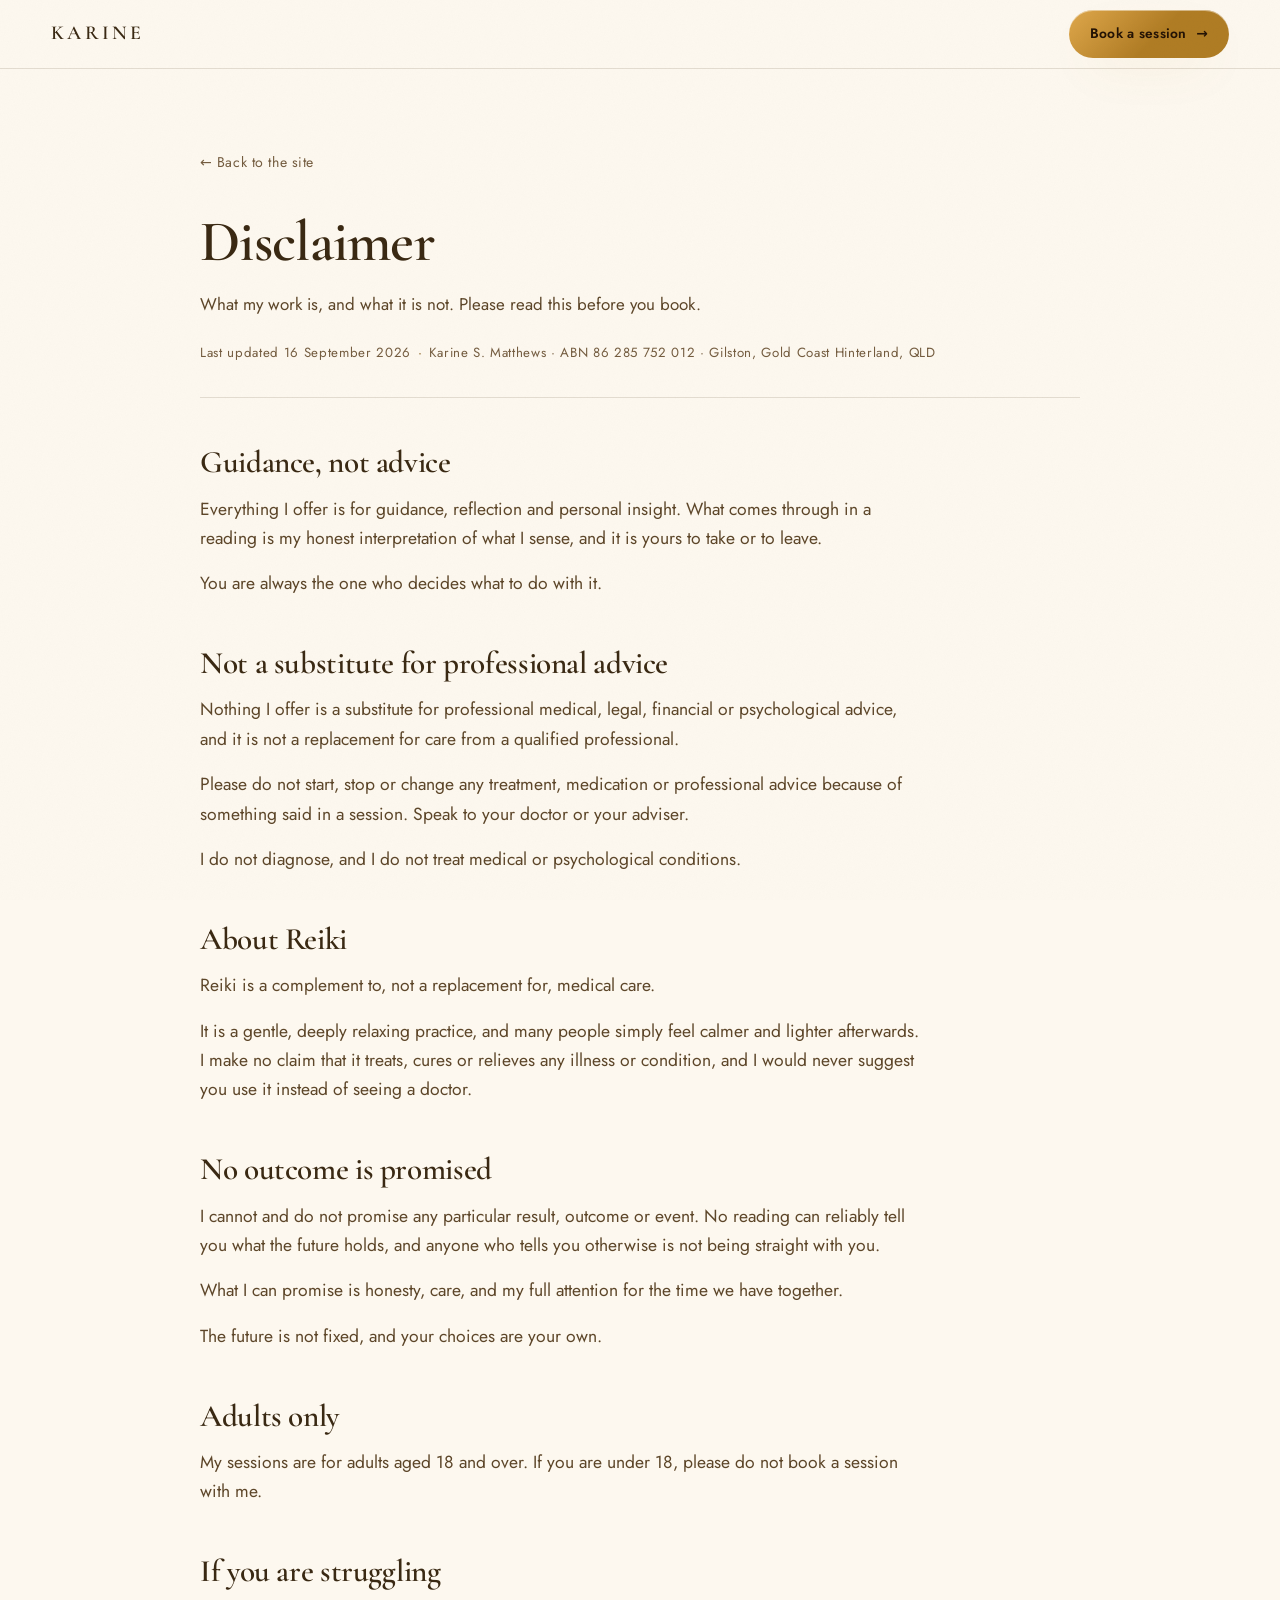
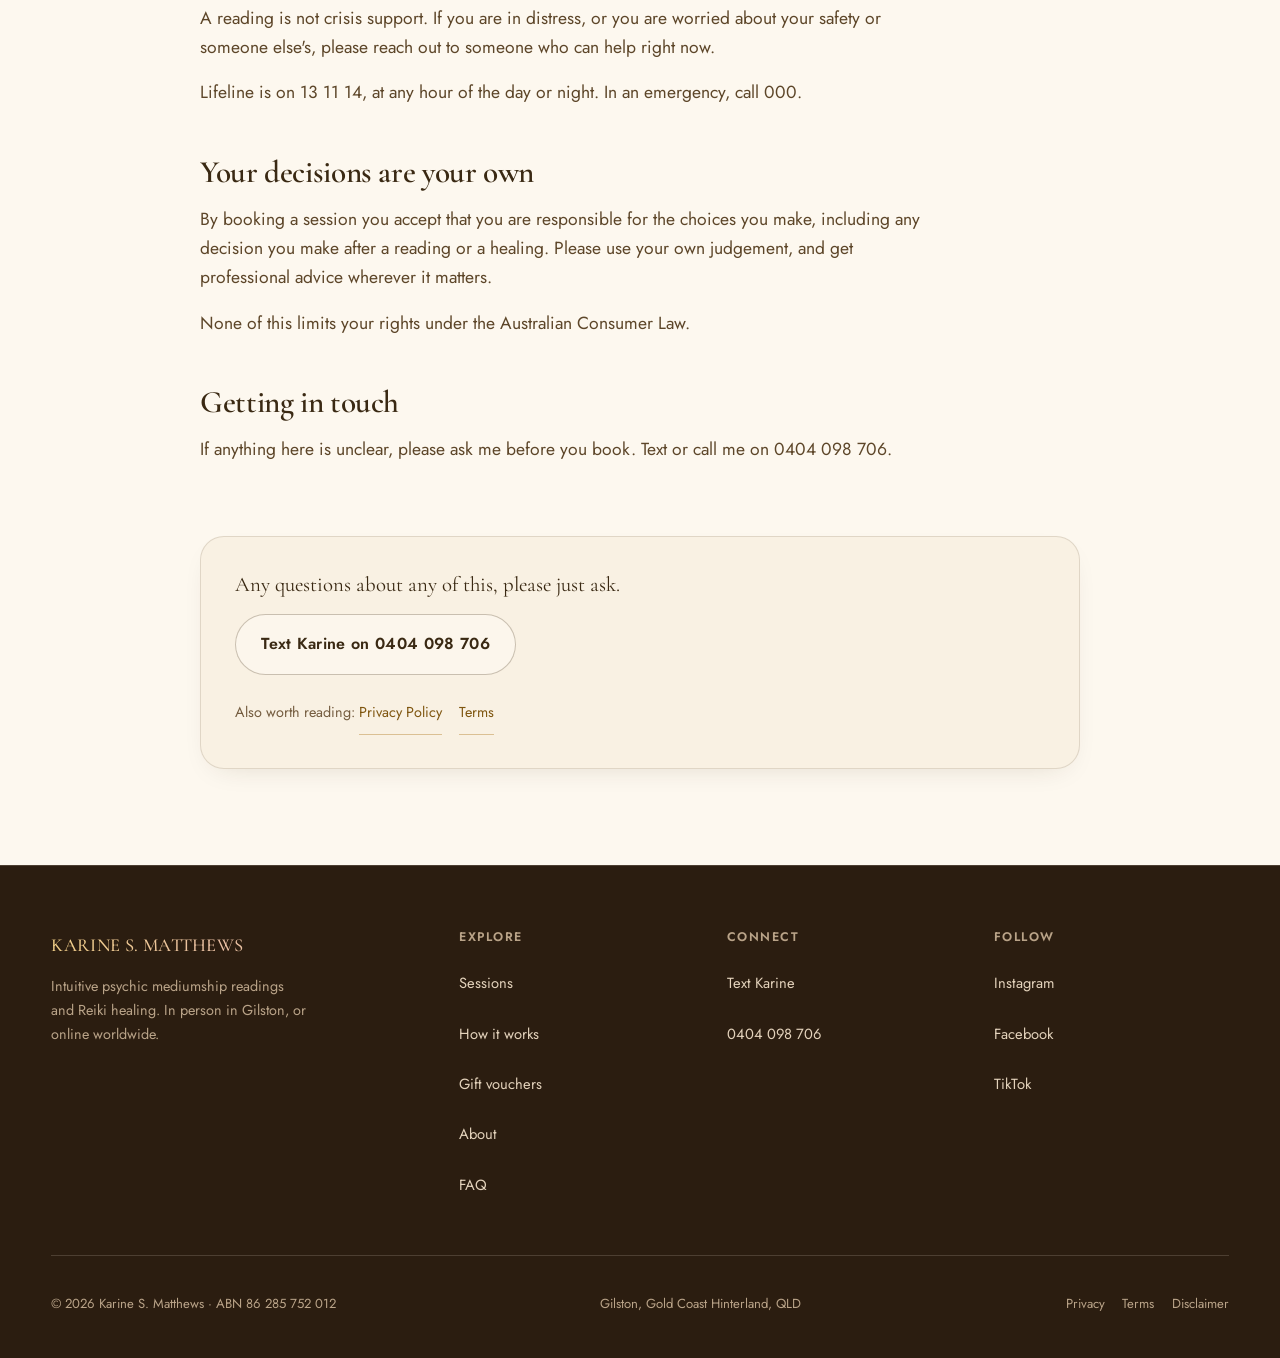
<file: disclaimer.html>
<!doctype html>
<html lang="en-AU">
<head>
  <meta charset="utf-8">
  <meta name="viewport" content="width=device-width, initial-scale=1, viewport-fit=cover">
  <meta name="theme-color" content="#FDF8EF">

  <!-- Evict any stale service worker left by a previous site on this domain -->
  <script>
    if ('serviceWorker' in navigator) {
      navigator.serviceWorker.getRegistrations().then(function (rs) { rs.forEach(function (r) { r.unregister(); }); }).catch(function () {});
      if (self.caches && caches.keys) { caches.keys().then(function (ks) { ks.forEach(function (k) { caches.delete(k); }); }).catch(function () {}); }
    }
  </script>

  <title>Disclaimer &mdash; Karine S. Matthews</title>
  <meta name="description" content="Readings and Reiki with Karine S. Matthews are offered for guidance and personal insight, and are not a substitute for professional advice.">

  <!-- Fonts: Cormorant Garamond (serif display) + Jost (sans body/UI) -->
  <link rel="preconnect" href="https://fonts.googleapis.com">
  <link rel="preconnect" href="https://fonts.gstatic.com" crossorigin>
  <link href="https://fonts.googleapis.com/css2?family=Cormorant+Garamond:ital,wght@0,400;0,500;0,600;1,400;1,500;1,600&family=Jost:wght@400;500;600;700&display=swap" rel="stylesheet">

  <!-- Favicon — crescent moon in candlelight gold on a deep warm field -->
  <link rel="icon" href="data:image/svg+xml,%3Csvg xmlns='http://www.w3.org/2000/svg' viewBox='0 0 32 32'%3E%3Crect width='32' height='32' rx='8' fill='%232B1D10'/%3E%3Cpath d='M20.5 21a7 7 0 1 1-4.2-12.9 8 8 0 1 0 4.2 12.9z' fill='%23E8C583'/%3E%3Ccircle cx='22' cy='10' r='1.3' fill='%23C0764E'/%3E%3C/svg%3E">
  <link rel="stylesheet" href="styles.css">
</head>
<body class="legal-page">

  <a href="#legalDoc" class="skip-link">Skip to content</a>

  <header class="legal-nav" id="legalNav"></header>

  <!-- The document itself is rendered by legal.js from content.js -> legal.docs.disclaimer -->
  <main class="legal-main">
    <article class="container-narrow legal-doc" id="legalDoc" data-doc="disclaimer"></article>
  </main>

  <footer class="footer" id="legalFooter"></footer>

  <script type="module" src="legal.js"></script>
</body>
</html>
</file>
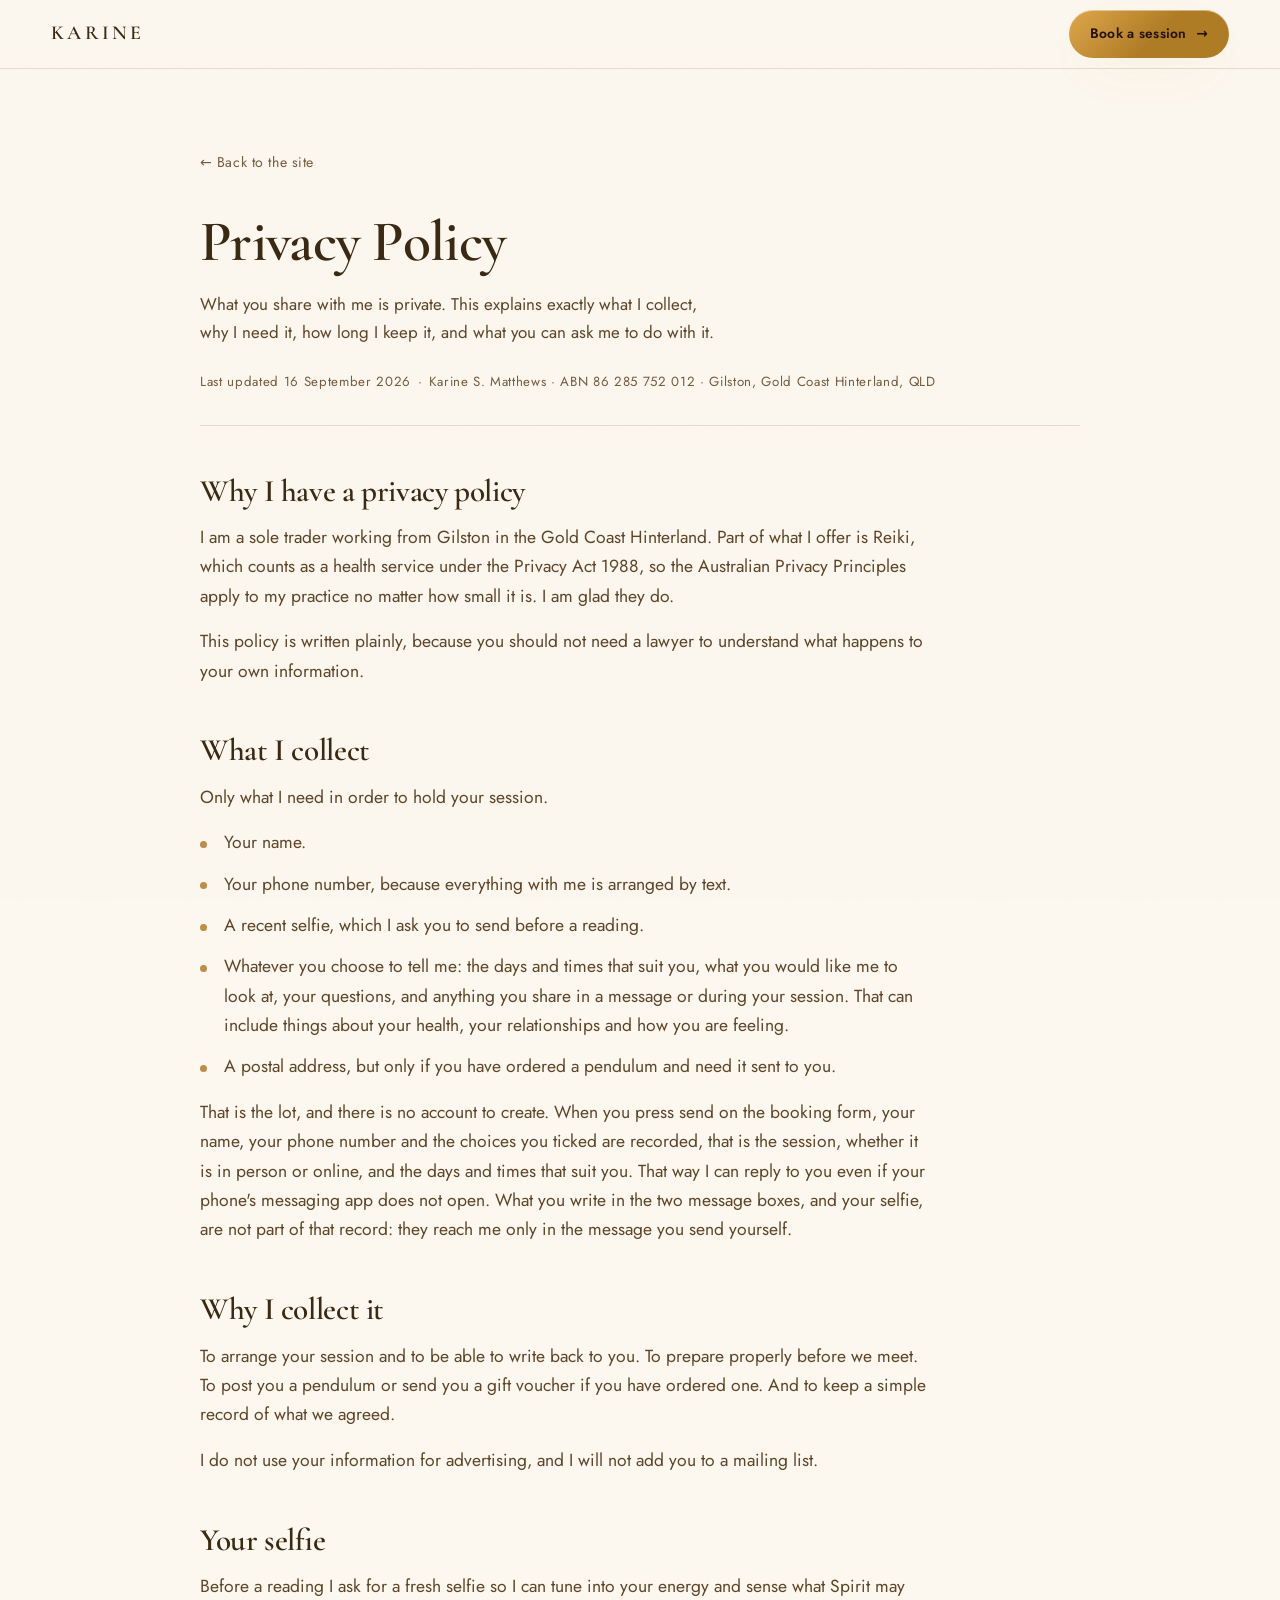
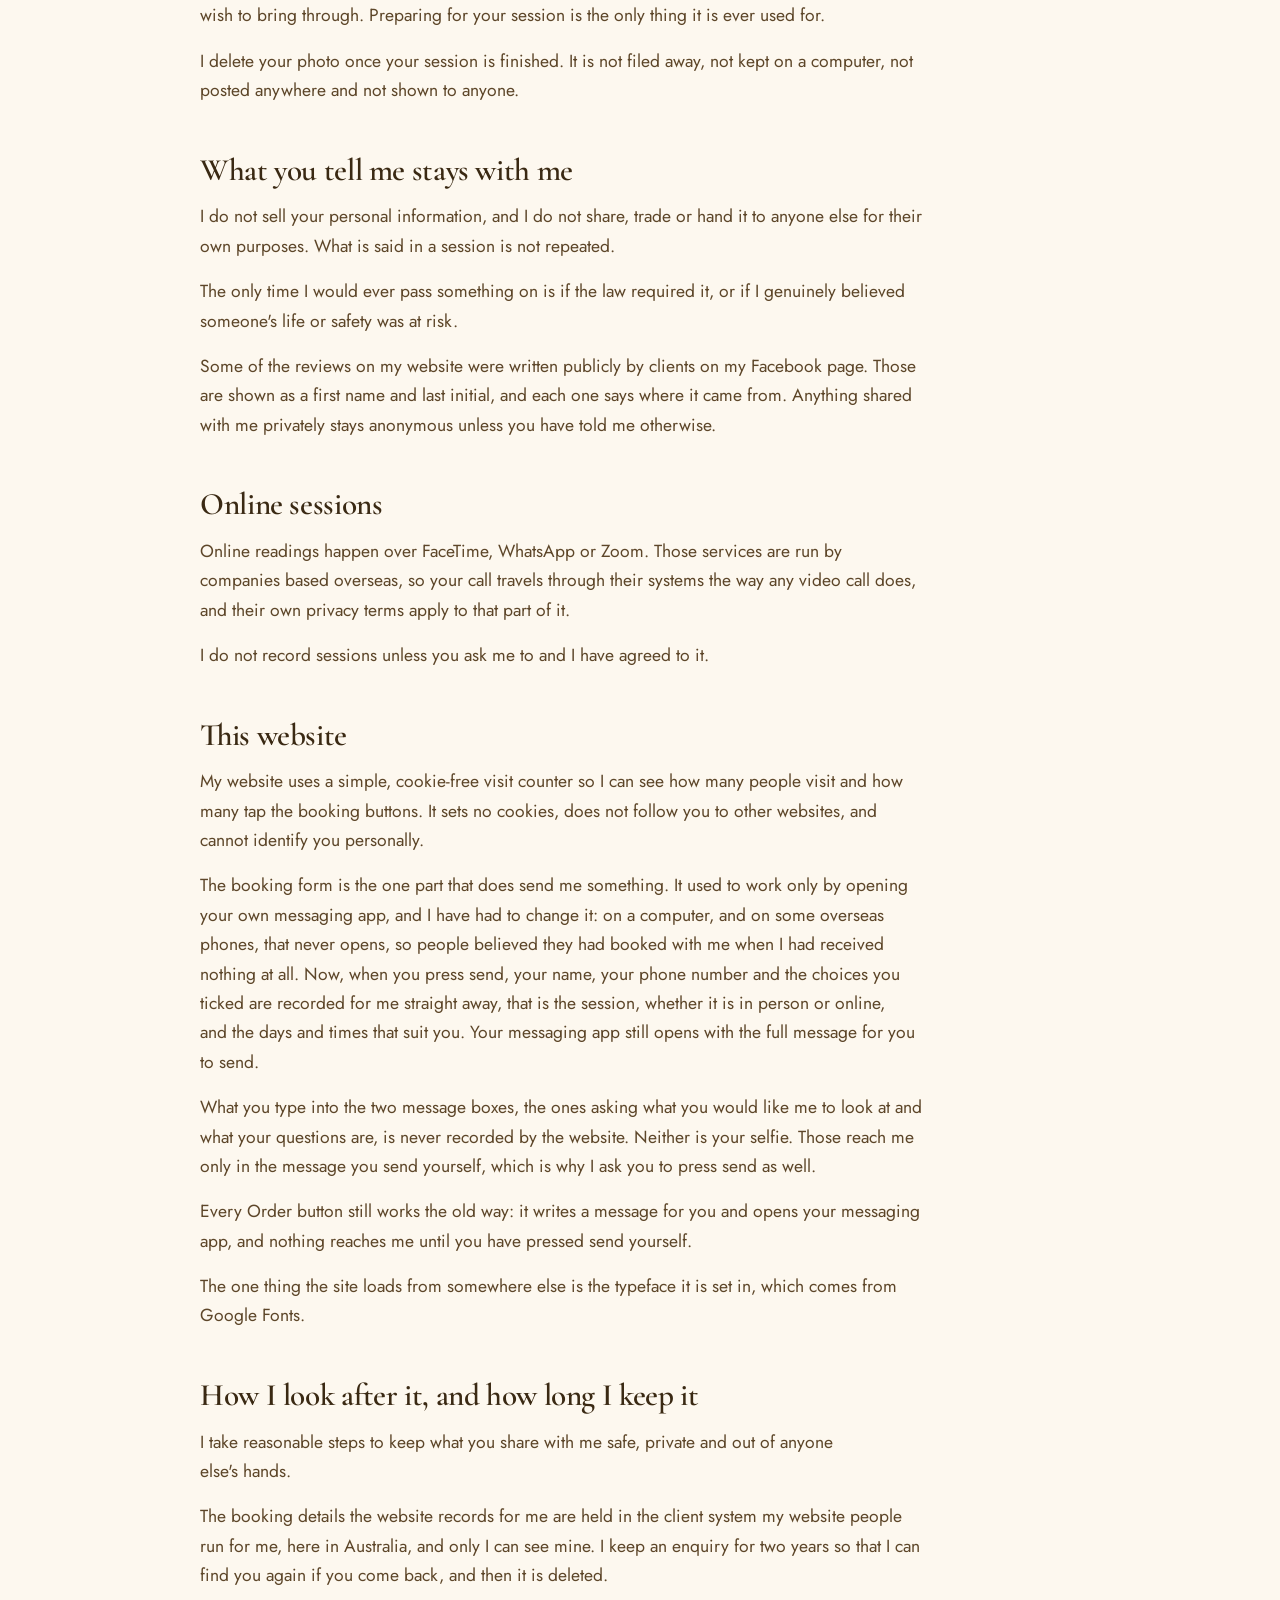
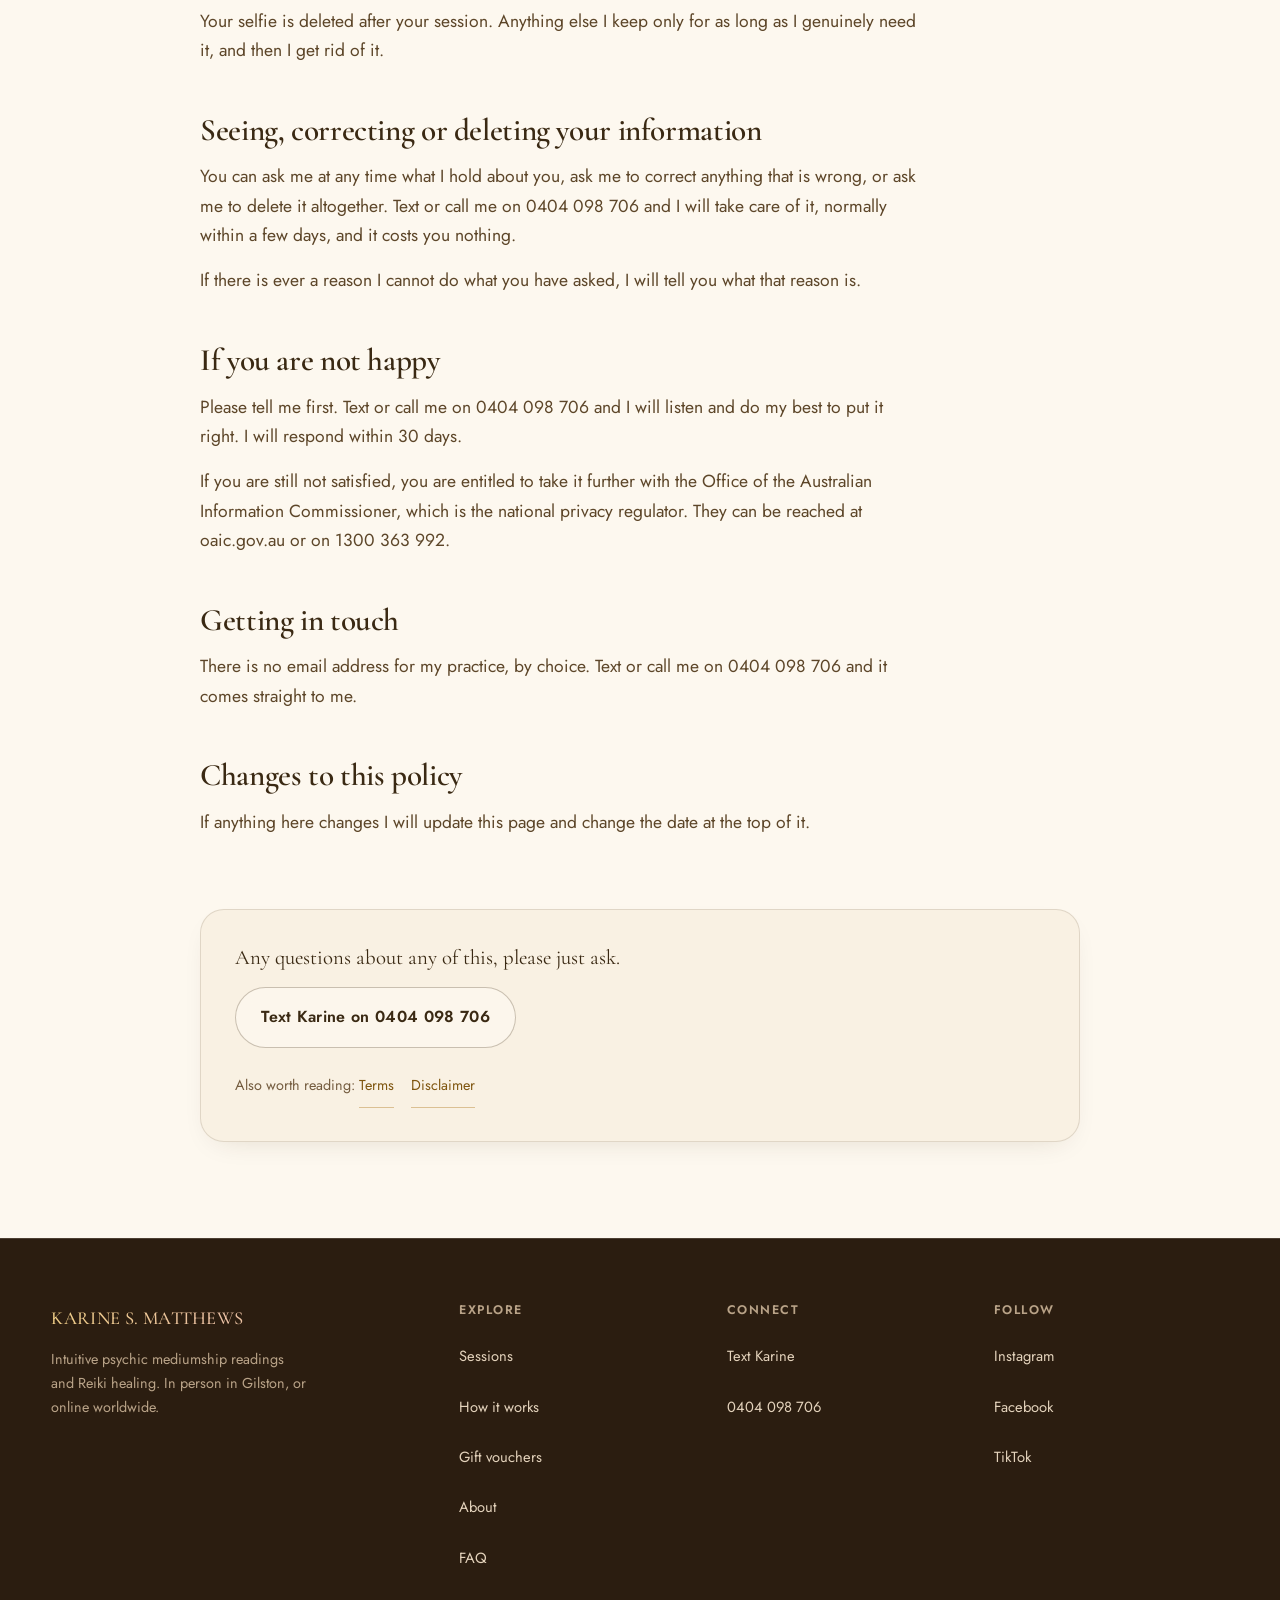
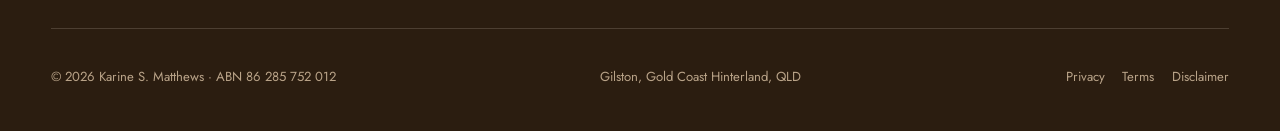
<file: privacy.html>
<!doctype html>
<html lang="en-AU">
<head>
  <meta charset="utf-8">
  <meta name="viewport" content="width=device-width, initial-scale=1, viewport-fit=cover">
  <meta name="theme-color" content="#FDF8EF">

  <!-- Evict any stale service worker left by a previous site on this domain -->
  <script>
    if ('serviceWorker' in navigator) {
      navigator.serviceWorker.getRegistrations().then(function (rs) { rs.forEach(function (r) { r.unregister(); }); }).catch(function () {});
      if (self.caches && caches.keys) { caches.keys().then(function (ks) { ks.forEach(function (k) { caches.delete(k); }); }).catch(function () {}); }
    }
  </script>

  <title>Privacy Policy &mdash; Karine S. Matthews</title>
  <meta name="description" content="How Karine S. Matthews collects, uses and protects your personal information, written to the Australian Privacy Principles.">

  <!-- Fonts: Cormorant Garamond (serif display) + Jost (sans body/UI) -->
  <link rel="preconnect" href="https://fonts.googleapis.com">
  <link rel="preconnect" href="https://fonts.gstatic.com" crossorigin>
  <link href="https://fonts.googleapis.com/css2?family=Cormorant+Garamond:ital,wght@0,400;0,500;0,600;1,400;1,500;1,600&family=Jost:wght@400;500;600;700&display=swap" rel="stylesheet">

  <!-- Favicon — crescent moon in candlelight gold on a deep warm field -->
  <link rel="icon" href="data:image/svg+xml,%3Csvg xmlns='http://www.w3.org/2000/svg' viewBox='0 0 32 32'%3E%3Crect width='32' height='32' rx='8' fill='%232B1D10'/%3E%3Cpath d='M20.5 21a7 7 0 1 1-4.2-12.9 8 8 0 1 0 4.2 12.9z' fill='%23E8C583'/%3E%3Ccircle cx='22' cy='10' r='1.3' fill='%23C0764E'/%3E%3C/svg%3E">
  <link rel="stylesheet" href="styles.css">
</head>
<body class="legal-page">

  <a href="#legalDoc" class="skip-link">Skip to content</a>

  <header class="legal-nav" id="legalNav"></header>

  <!-- The document itself is rendered by legal.js from content.js -> legal.docs.privacy -->
  <main class="legal-main">
    <article class="container-narrow legal-doc" id="legalDoc" data-doc="privacy"></article>
  </main>

  <footer class="footer" id="legalFooter"></footer>

  <script type="module" src="legal.js"></script>
</body>
</html>
</file>
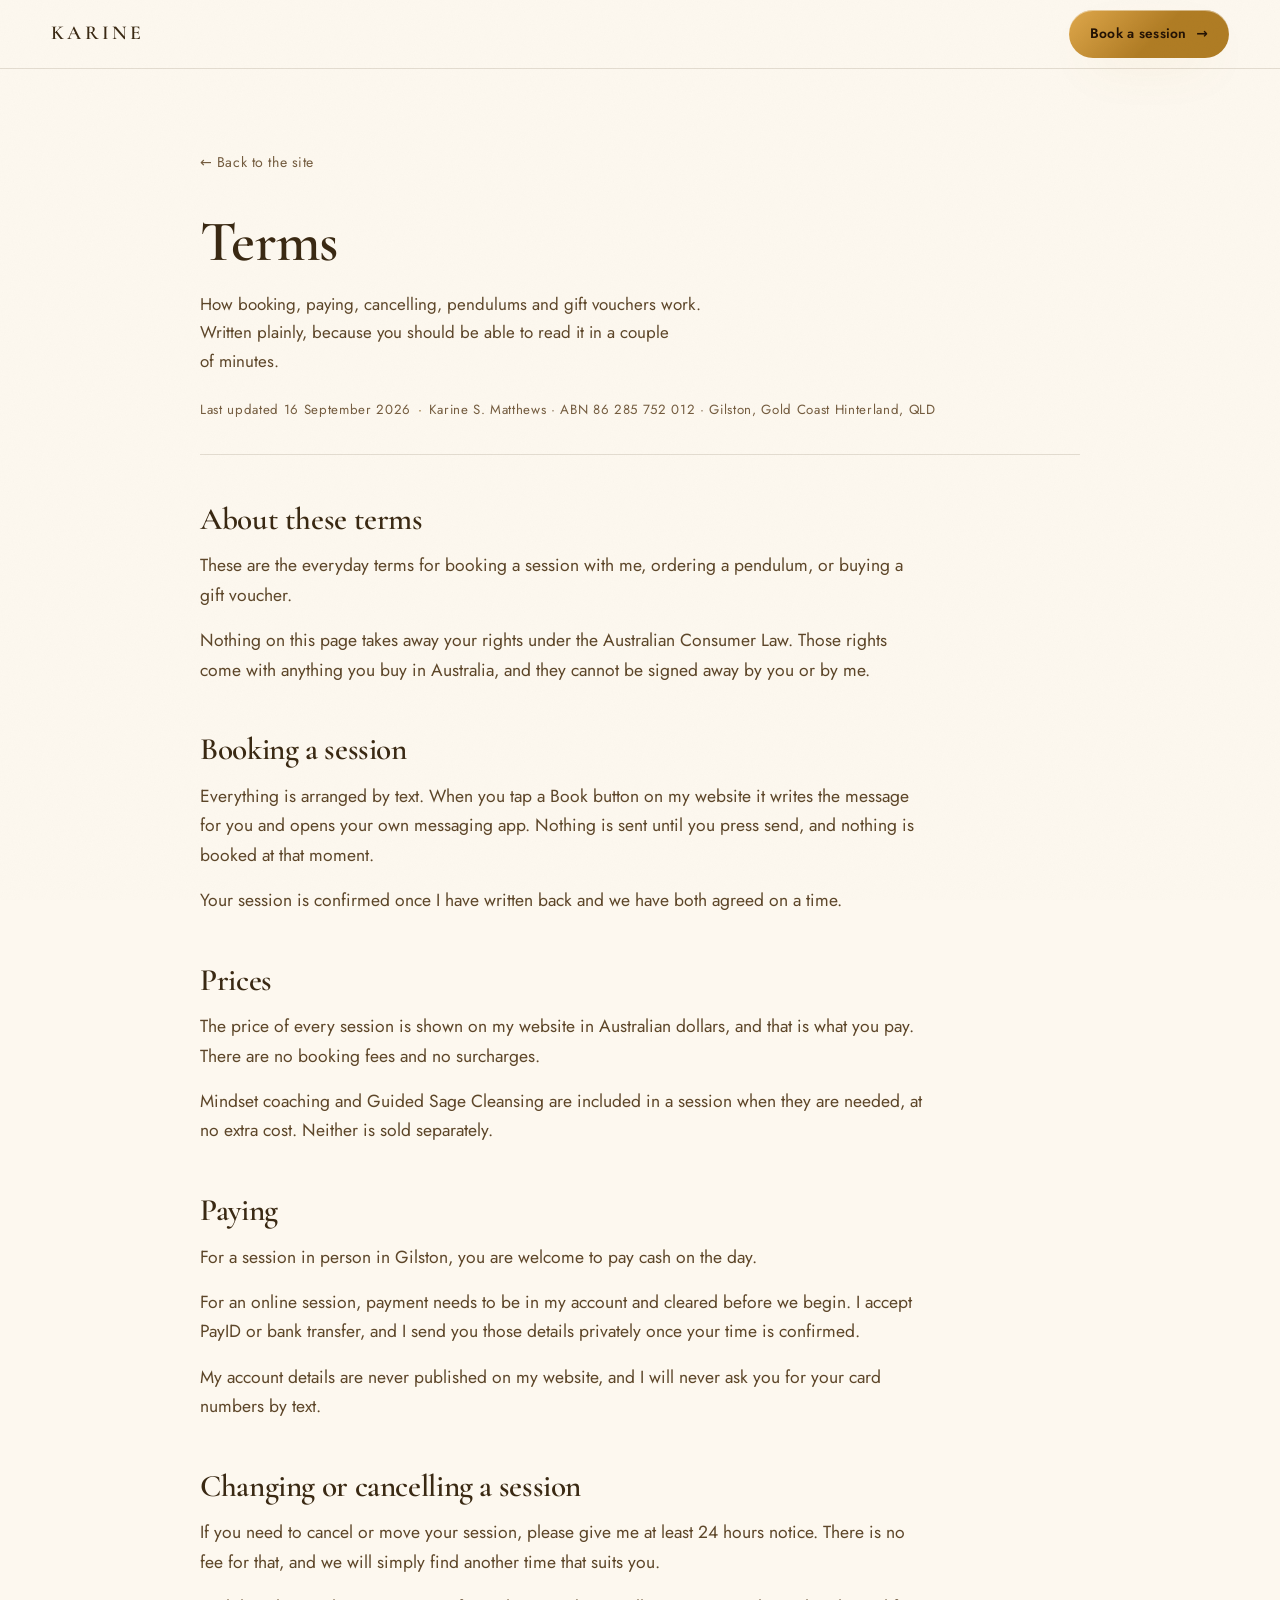
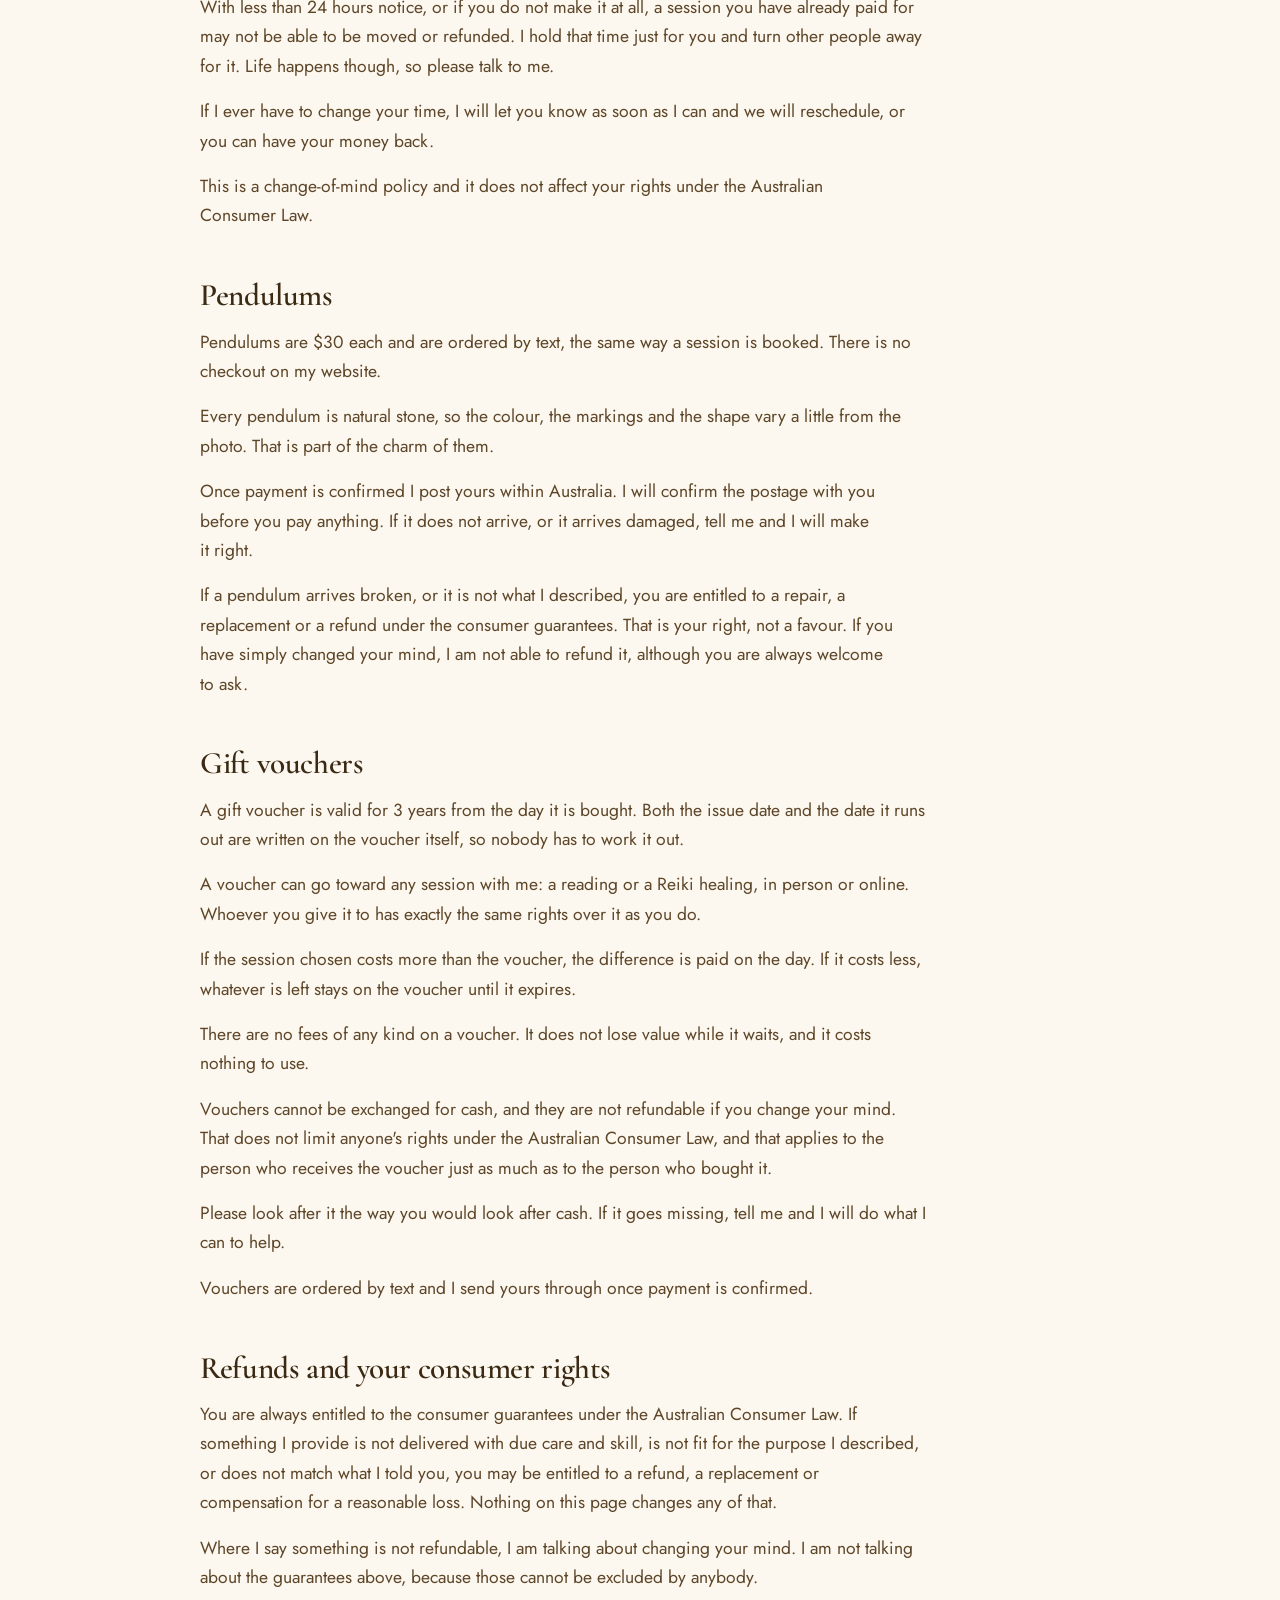
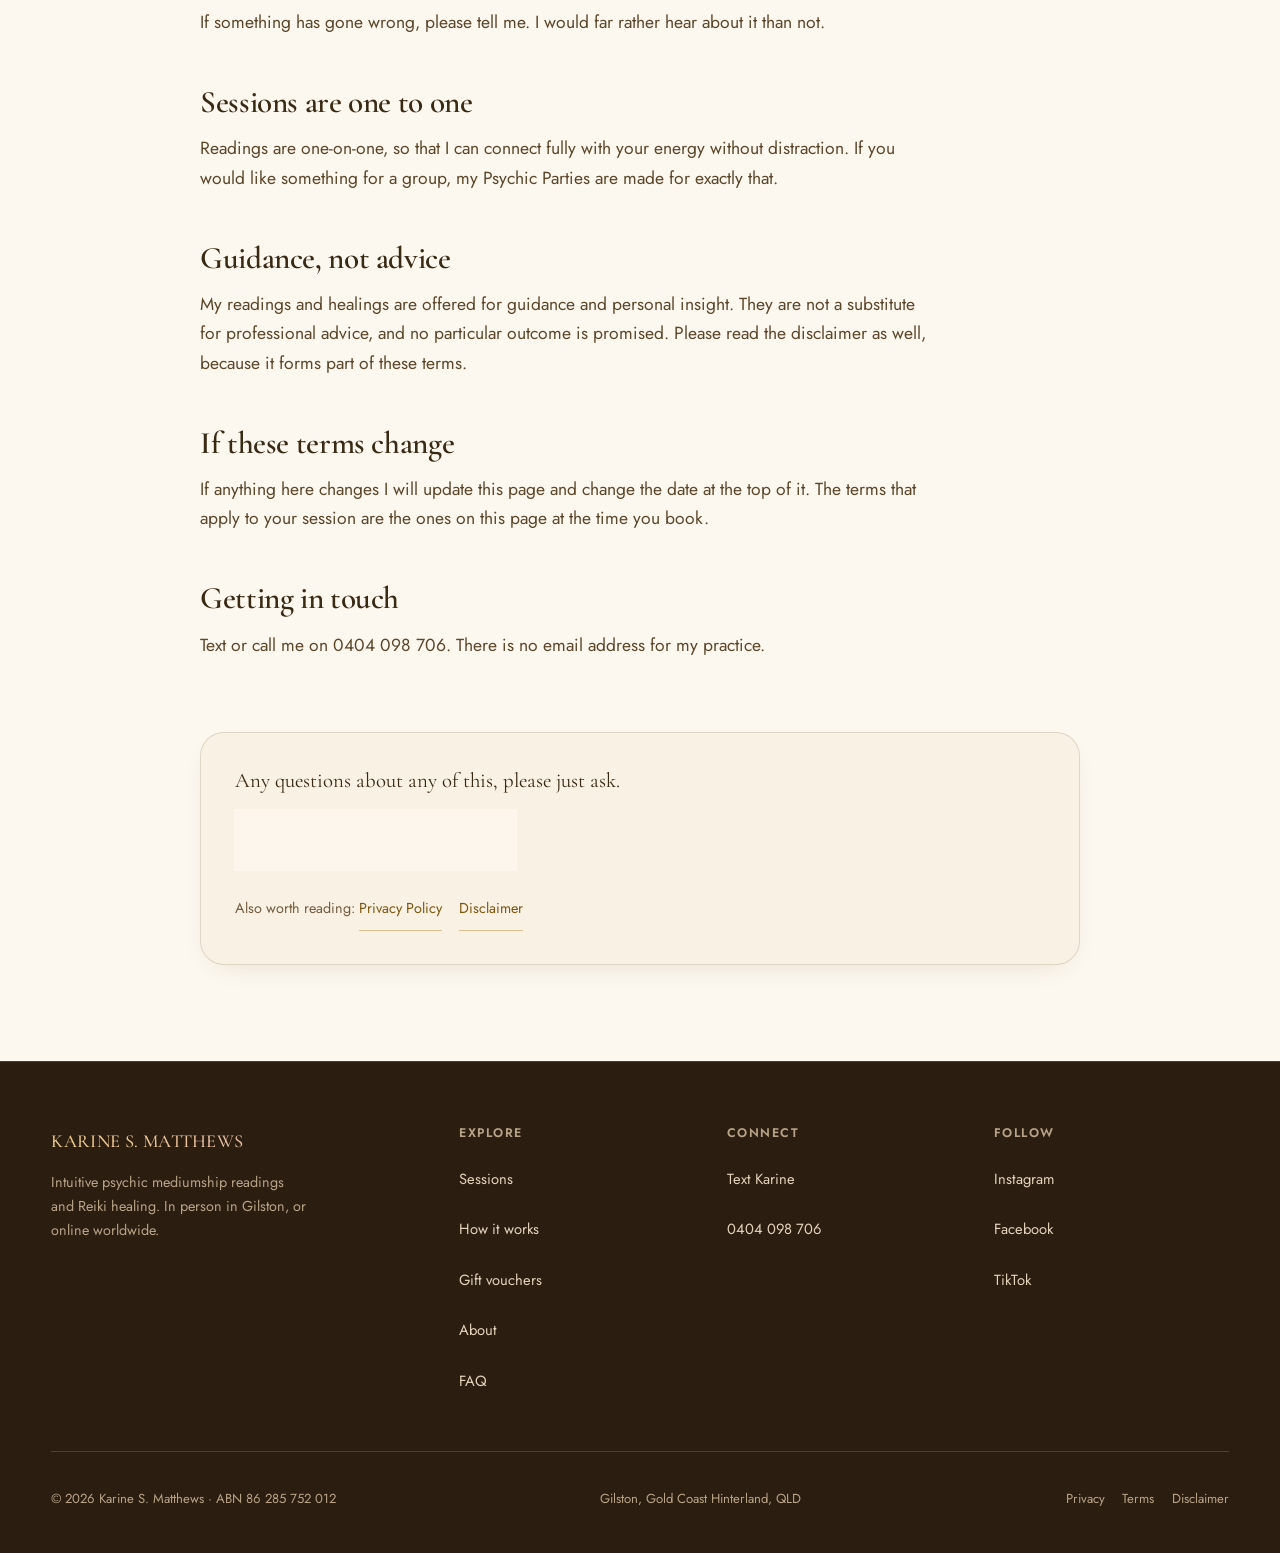
<file: terms.html>
<!doctype html>
<html lang="en-AU">
<head>
  <meta charset="utf-8">
  <meta name="viewport" content="width=device-width, initial-scale=1, viewport-fit=cover">
  <meta name="theme-color" content="#FDF8EF">

  <!-- Evict any stale service worker left by a previous site on this domain -->
  <script>
    if ('serviceWorker' in navigator) {
      navigator.serviceWorker.getRegistrations().then(function (rs) { rs.forEach(function (r) { r.unregister(); }); }).catch(function () {});
      if (self.caches && caches.keys) { caches.keys().then(function (ks) { ks.forEach(function (k) { caches.delete(k); }); }).catch(function () {}); }
    }
  </script>

  <title>Terms &mdash; Karine S. Matthews</title>
  <meta name="description" content="Booking, payment, cancellations, pendulums and gift voucher terms for sessions with Karine S. Matthews.">

  <!-- Fonts: Cormorant Garamond (serif display) + Jost (sans body/UI) -->
  <link rel="preconnect" href="https://fonts.googleapis.com">
  <link rel="preconnect" href="https://fonts.gstatic.com" crossorigin>
  <link href="https://fonts.googleapis.com/css2?family=Cormorant+Garamond:ital,wght@0,400;0,500;0,600;1,400;1,500;1,600&family=Jost:wght@400;500;600;700&display=swap" rel="stylesheet">

  <!-- Favicon — crescent moon in candlelight gold on a deep warm field -->
  <link rel="icon" href="data:image/svg+xml,%3Csvg xmlns='http://www.w3.org/2000/svg' viewBox='0 0 32 32'%3E%3Crect width='32' height='32' rx='8' fill='%232B1D10'/%3E%3Cpath d='M20.5 21a7 7 0 1 1-4.2-12.9 8 8 0 1 0 4.2 12.9z' fill='%23E8C583'/%3E%3Ccircle cx='22' cy='10' r='1.3' fill='%23C0764E'/%3E%3C/svg%3E">
  <link rel="stylesheet" href="styles.css">
</head>
<body class="legal-page">

  <a href="#legalDoc" class="skip-link">Skip to content</a>

  <header class="legal-nav" id="legalNav"></header>

  <!-- The document itself is rendered by legal.js from content.js -> legal.docs.terms -->
  <main class="legal-main">
    <article class="container-narrow legal-doc" id="legalDoc" data-doc="terms"></article>
  </main>

  <footer class="footer" id="legalFooter"></footer>

  <script type="module" src="legal.js"></script>
</body>
</html>
</file>
<file: styles.css>
/* ---------------------------------------------------------------------------
   Metric-matched fallbacks.

   The hero copy now sits in the HTML, so text paints immediately in a fallback
   font and then RE-FLOWS when Cormorant Garamond and Jost arrive. Measured on a
   normally-connected machine that reflow is 0.179 layout shift on the hero,
   against Google's 0.1 limit. It is not caused by self-hosting or by the CDN:
   a layout shift needs a previous frame to compare against, and before the hero
   copy was in the HTML there was nothing on screen to shift.

   These two faces are Georgia and Helvetica RE-SCALED so they occupy exactly the
   space the real fonts will. The values are computed from the actual font files
   (x-height ratios and hhea metrics via fontTools), not guessed. Nothing about
   the finished page changes: once the real font loads it renders as before. What
   changes is that the page no longer jumps when it does.
   --------------------------------------------------------------------------- */
@font-face {
  font-family: 'Cormorant Garamond Fallback';
  src: local('Georgia'), local('Times New Roman');
  size-adjust: 80.18%;
  ascent-override: 114.36%;
  descent-override: 27.34%;
  line-gap-override: 0%;
}
@font-face {
  font-family: 'Jost Fallback';
  src: local('Helvetica Neue'), local('Helvetica'), local('Arial');
  size-adjust: 87.97%;
  ascent-override: 87.53%;
  descent-override: 26.14%;
  line-gap-override: 0%;
}

/* ============================================================
   KARINE S. MATTHEWS — STYLES
   Golden hour: warm cream and sand, candlelight gold + soft
   terracotta rose, editorial serif on the emotional lines.
   Vanilla CSS. Themes off :root. Mirrors the proven Goldy engine.
   ============================================================ */

/* -------- TOKENS -------- */
:root {
  /* ------------------------------------------------------------
     GOLDEN HOUR — warm cream, sand and candlelight gold.
     The surface ramp is POSITIONAL, not literal: --surface is the
     page base and --surface-3 is the most raised panel. Everything
     below reads from these tokens, so a theme pivot is a value edit
     in this block alone. No colour is hardcoded outside :root.
     ------------------------------------------------------------ */

  /* Surface — warm cream to sand */
  --surface:      #FDF8EF;
  --surface-1:    #F9F1E3;
  --surface-2:    #F4E8D6;
  --surface-3:    #EEDFC7;
  --line:         rgba(74, 52, 24, 0.14);
  --line-strong:  rgba(74, 52, 24, 0.20);

  /* Dusk band — the deep warm band that breaks up the light */
  --dusk:            #2B1D10;
  --dusk-2:          #382614;
  --dusk-text:       #FBF3E6;
  --dusk-text-body:  #E4D3BC;
  --dusk-text-muted: #B9A388;
  --dusk-line:       rgba(251, 243, 230, 0.16);

  /* Candlelight gold (accent 1) — deepened so it reads on cream */
  --gold:         #B07C24;
  --gold-warm:    #DFA84B;
  --gold-deep:    #7E5412;
  --gold-bright:  #F0CE86;   /* light gold — dusk band only */
  /* Gold TEXT on cream. --gold is a fill/line colour and only reaches 3.4:1
     as type, which fails AA. Anything readable uses this instead.
     Darkened from #8A5E15 on 2026-08-10: it cleared AA on a bare cream surface
     but NOT on a --gold-soft chip, where the tint pulls the background down and
     the service prices landed at 4.31:1 and the Coming soon badges at 4.45:1.
     Fixed at the token, as --text-muted was. Verified every one of the 33 usages
     paints on a light surface (bg luminance 0.886-0.942), so nothing regresses;
     worst case is now 4.93:1. */
  --gold-ink:     #7F5610;
  --on-gold:      #241305;   /* ink that sits ON a gold fill (buttons, chips) */
  /* The DARK END of the primary button's gradient, and only that.
     --gold-deep (#7E5412) was doing this job and it fails AA: --on-gold on it is
     2.70:1, and sampled where the label actually sits it was 3.96:1 (3.42:1 under
     the arrow) against the 4.5 a 16px/600 label needs. That is the site's main
     CTA, 19 of them. It hid from earlier sweeps because averaging a gradient's
     stops reads ~5:1 and passes — always sample the DARKEST stop under the text.
     Deliberately a separate token: --gold-deep still has to stay deep for the
     foil text gradient and the gold type that sits on cream, where lightening it
     would break contrast the other way. */
  --gold-btn-end: #AF7C24;
  --gold-soft:    rgba(176, 124, 36, 0.10);
  --gold-line:    rgba(176, 124, 36, 0.42);

  /* Warm rose / terracotta (accent 2) — the sunrise counterpoint */
  --rose:         #C0764E;
  --rose-lily:    #E9BFA4;   /* light tint — dusk band only */
  --rose-deep:    #8E4A26;
  --rose-soft:    rgba(192, 118, 78, 0.12);
  --rose-line:    rgba(192, 118, 78, 0.28);

  /* Text — deep warm brown on cream */
  --text-primary: #3A2913;
  --text-body:    #5D4629;
  --text-muted:   #745C3F;   /* darkened from #7C6446: hit 4.49:1 on the --surface-3 sand panel (AA needs 4.5) */
  --text-faint:   #8A7457;

  /* Scrims — warm overlays for imagery (replaces the old near-black) */
  --scrim:        rgba(46, 30, 14, 0.55);
  --scrim-soft:   rgba(46, 30, 14, 0.26);
  --scrim-cream:  rgba(253, 248, 239, 0.88);

  /* Panel lift — ink-alpha, so panels raise on a light surface */
  --panel-lift:       rgba(58, 41, 19, 0.045);
  --panel-lift-hover: rgba(58, 41, 19, 0.085);

  /* Drifting dust motes (shared by CSS and the hero canvas in script.js) */
  --mote:         rgba(198, 150, 74, 0.55);

  /* Type — serif display (emotion) + clean sans (UI/body) */
  --font-display: 'Cormorant Garamond', 'Cormorant Garamond Fallback', Georgia, 'Times New Roman', serif;
  --font-body:    'Jost', 'Jost Fallback', system-ui, -apple-system, BlinkMacSystemFont, sans-serif;

  /* Rhythm */
  --gap-section:    clamp(5rem, 10vw, 9rem);
  --gap-inner:      clamp(2rem, 4vw, 4rem);
  --gap-section-tight: clamp(4rem, 7.5vw, 7rem);
  --pad-card:       clamp(1.5rem, 3.2vw, 2.1rem);
  --container:      min(1200px, 92vw);
  --container-narrow: min(880px, 92vw);

  /* Radius */
  --r-sm: 10px; --r: 16px; --r-lg: 24px; --r-xl: 32px; --r-pill: 999px;

  /* Shadow — warm, ink-tinted and low-alpha, so cards sit on cream
     without the bruised look a dark-theme shadow gives a light page */
  --shadow-card:   0 24px 60px -30px rgba(58, 41, 19, 0.28);
  --shadow-deep:   0 50px 100px -45px rgba(58, 41, 19, 0.34);
  --shadow-soft:   0 10px 30px -16px rgba(58, 41, 19, 0.18);

  /* Warm lift — a light surface cannot glow, so hover "glow" is a soft cast shadow */
  --glow-warm:     0 18px 50px -22px rgba(176, 124, 36, 0.42);
  --glow-rose:     0 18px 50px -22px rgba(192, 118, 78, 0.38);

  /* Gradients */
  --grad-foil: linear-gradient(100deg, var(--gold-deep) 0%, #C0862C 40%, var(--rose-deep) 72%, var(--gold-deep) 100%);
  --grad-foil-dusk: linear-gradient(100deg, var(--gold-bright) 0%, var(--rose-lily) 46%, var(--gold-bright) 100%);
  --grad-sunwash: radial-gradient(circle at 26% 20%, rgba(223, 168, 75, 0.16), transparent 62%),
                  radial-gradient(circle at 80% 66%, rgba(192, 118, 78, 0.12), transparent 58%);

  /* Motion */
  --ease-out:    cubic-bezier(0.22, 1, 0.36, 1);
  --ease-in-out: cubic-bezier(0.65, 0, 0.35, 1);
  --ease-emph:   cubic-bezier(0.2, 0.7, 0.2, 1);
  --ease-float:  cubic-bezier(0.45, 0, 0.55, 1);
}

/* -------- RESET -------- */
*, *::before, *::after { box-sizing: border-box; }
html { -webkit-text-size-adjust: 100%; scroll-behavior: smooth; }
body {
  margin: 0;
  background: var(--surface);
  color: var(--text-primary);
  font-family: var(--font-body);
  /* Jost has a smaller apparent size than Manrope at the same px, so body
     steps up slightly and gains a touch more leading to stay comfortable. */
  font-size: 17.5px;
  line-height: 1.68;
  -webkit-font-smoothing: antialiased;
  -moz-osx-font-smoothing: grayscale;
  font-feature-settings: 'kern' 1, 'liga' 1;
  font-kerning: normal;
  text-rendering: optimizeLegibility;
  overflow-x: hidden;
  hyphens: none;
  word-break: keep-all;
}
img, video, canvas { display: block; max-width: 100%; height: auto; }
a { color: inherit; text-decoration: none; }
button { font: inherit; color: inherit; background: none; border: none; cursor: pointer; }
:focus-visible { outline: 2px solid var(--gold); outline-offset: 3px; border-radius: 4px; }

.skip-link {
  position: absolute; left: -999px; top: 0; z-index: 200;
  background: var(--gold); color: var(--on-gold); padding: 0.8rem 1.2rem;
  border-radius: 0 0 var(--r-sm) 0; font-weight: 700;
}
.skip-link:focus { left: 0; }

/* Type primitives */
.eyebrow {
  font-family: var(--font-body);
  /* Jost's caps read smaller than Manrope's, so up a step and tracked back */
  font-size: 0.84rem; font-weight: 600;
  letter-spacing: 0.16em; text-transform: uppercase;
  color: var(--text-muted);
}
.eyebrow .dot {
  display: inline-block; width: 6px; height: 6px; border-radius: 50%;
  background: var(--gold); margin-right: 0.7em; vertical-align: middle;
  box-shadow: 0 0 0 3px var(--gold-soft);
  animation: dotPulse 2.6s var(--ease-in-out) infinite;
}
@keyframes dotPulse { 0%,100% { opacity: 0.6; transform: scale(1); } 50% { opacity: 1; transform: scale(1.3); } }

/* Cormorant Garamond is a small-on-the-em-box, low-weight face: at Fraunces'
   sizes and weights it reads thin and undersized. Everything below is bumped
   a step in size and weight to compensate, and tracked optically - display
   sizes get NEGATIVE tracking (large type needs less air between letters),
   small uppercase gets positive. Ratios follow a ~1.25 modular scale. */
h1, h2 { font-family: var(--font-display); font-weight: 600; line-height: 1.1; letter-spacing: -0.012em; margin: 0; color: var(--text-primary); text-wrap: balance; }
h3, h4 { font-family: var(--font-display); font-weight: 600; line-height: 1.22; letter-spacing: 0; margin: 0; color: var(--text-primary); }
h2 { font-size: clamp(2.15rem, 4.6vw, 3.5rem); }
h3 { font-size: clamp(1.16rem, 1.9vw, 1.38rem); }
h4 { font-size: 1.15rem; }
p { margin: 0; color: var(--text-body); text-wrap: pretty; }

/* Emotional gold-foil accents (on <em>) */
.hero-title em, .section-head h2 em, .split em, .foil-line em {
  font-style: italic;
  font-family: var(--font-display);
  background: var(--grad-foil);
  -webkit-background-clip: text; background-clip: text;
  color: transparent; -webkit-text-fill-color: transparent;
}
.foil-line {
  font-family: var(--font-display);
  font-weight: 500;
  font-size: clamp(1.75rem, 3.8vw, 3rem);
  line-height: 1.22; letter-spacing: -0.008em;
  color: var(--text-primary);
  margin: 0 auto 1.2rem;
  text-wrap: balance;
}
/* .foil-line is added to some section <h2>s at runtime and was silently
   downgrading them to a different size AND weight than the <h2>s that do not
   get it. Keep the heading scale when the two collide. */
h2.foil-line { font-size: clamp(2.15rem, 4.6vw, 3.5rem); font-weight: 600; line-height: 1.1; }
/* .section-head > p (0,1,1) outranks .foil-line (0,1,0), which was painting
   two of the biggest display lines on the page in muted body brown. */
.section-head > p.foil-line { color: var(--text-primary); }

/* -------- LAYOUT -------- */
.container { width: var(--container); margin-inline: auto; }
.container-narrow { width: var(--container-narrow); margin-inline: auto; }
section { padding-block: var(--gap-section); position: relative; }
.section-head { max-width: 56rem; margin: 0 auto var(--gap-inner); text-align: center; }
.section-head .eyebrow { display: inline-block; margin-bottom: 1.1rem; }
.section-head h2 { margin-bottom: 0.9rem; }
.section-head > p { color: var(--text-muted); max-width: 54ch; margin-inline: auto; }

/* Dusk bands flip the ink ramp. The page is light, so these deep warm
   bands are what keep the scroll rhythm from going flat. Everything a
   dusk band contains has to flip too, not just the headings. */
.band--dusk { background: var(--dusk); color: var(--dusk-text-body); }
.band--dusk h1, .band--dusk h2, .band--dusk h3, .band--dusk h4 { color: var(--dusk-text); }
.band--dusk p { color: var(--dusk-text-body); }
.band--dusk .foil-line { color: var(--dusk-text); }
.band--dusk .eyebrow { color: var(--dusk-text-muted); }
.band--dusk .section-head > p { color: var(--dusk-text-muted); }
/* On dusk the pale foil is the readable one, so the ramp inverts */
.band--dusk .foil-line em, .band--dusk .section-head h2 em, .band--dusk .split em,
.band--dusk .hero-title em {
  background: var(--grad-foil-dusk);
  -webkit-background-clip: text; background-clip: text; color: transparent; -webkit-text-fill-color: transparent;
}
/* Components that sit inside a dusk band need the inverted surface too */
.band--dusk .btn-ghost { background: rgba(251, 243, 230, 0.07); color: var(--dusk-text); border-color: var(--dusk-line); }
.band--dusk .btn-ghost:hover { background: rgba(251, 243, 230, 0.13); }

/* Moon-phase divider */
.divider {
  position: relative; height: 1px; width: min(680px, 80vw); margin: 0 auto;
  background: linear-gradient(90deg, transparent 0%, var(--gold-line) 50%, transparent 100%);
  transform-origin: center; transform: scaleX(0);
  transition: transform 1.1s var(--ease-out);
}
.divider.is-in { transform: scaleX(1); }
.divider::after {
  content: '✦'; position: absolute; left: 50%; top: 50%;
  transform: translate(-50%, -50%); color: var(--gold-ink);
  font-size: 0.72rem; background: var(--surface); padding: 0 0.7rem;
}

/* -------- BUTTONS -------- */
.btn {
  display: inline-flex; align-items: center; gap: 0.6rem;
  padding: 1rem 1.6rem; min-height: 48px; border-radius: var(--r-pill);
  /* Jost 700 is blockier than Manrope 700; 600 at a step up sits better
     next to a Cormorant headline. */
  font-family: var(--font-body); font-weight: 600; font-size: 1rem;
  letter-spacing: 0.02em; white-space: nowrap;
  transition: transform 220ms var(--ease-out), background 220ms var(--ease-out), box-shadow 220ms var(--ease-out);
}
.btn-primary {
  background: linear-gradient(135deg, var(--gold-warm) 0%, var(--gold) 55%, var(--gold-btn-end) 100%);
  color: var(--on-gold);
  box-shadow: var(--glow-warm), inset 0 1px 0 rgba(255, 255, 255, 0.45);
}
.btn-primary:hover { transform: translateY(-2px); box-shadow: 0 26px 56px -18px rgba(176, 124, 36, 0.55), inset 0 1px 0 rgba(255, 255, 255, 0.55); }
/* Glass, not a tint: a 4% ink wash vanishes over the bright hero photo, so the
   ghost button carries its own cream fill and a border strong enough to hold. */
.btn-ghost {
  background: rgba(253, 248, 239, 0.78); color: var(--text-primary);
  border: 1px solid rgba(74, 52, 24, 0.28); backdrop-filter: blur(8px); -webkit-backdrop-filter: blur(8px);
}
.btn-ghost:hover { background: rgba(253, 248, 239, 0.94); border-color: var(--gold-ink); transform: translateY(-2px); }
.btn.is-disabled { opacity: 0.5; pointer-events: none; box-shadow: none; }
.btn .arrow { display: inline-block; transition: transform 220ms var(--ease-out); }
.btn:hover .arrow { transform: translateX(4px); }

/* -------- NAV -------- */
.nav {
  position: fixed; inset: 0 0 auto 0; z-index: 50; padding: 1.1rem 0;
  background: linear-gradient(180deg, var(--scrim-cream) 0%, rgba(253, 248, 239, 0) 100%);
  backdrop-filter: blur(14px); -webkit-backdrop-filter: blur(14px);
  transition: padding 240ms var(--ease-out), background 240ms var(--ease-out);
}
.nav.is-scrolled { padding: 0.7rem 0; background: var(--scrim-cream); border-bottom: 1px solid var(--line); }
.nav-inner { display: flex; align-items: center; justify-content: space-between; gap: 1.5rem; }
.brand-mark {
  font-family: var(--font-display); font-weight: 600; font-size: 1.55rem; letter-spacing: 0.1em;
  display: inline-flex; align-items: center; min-height: 44px;
  background: linear-gradient(90deg, var(--gold-deep) 0%, var(--rose-deep) 40%, var(--gold) 70%, var(--gold-deep) 100%);
  background-size: 200% 100%;
  -webkit-background-clip: text; background-clip: text; color: transparent;
  animation: shimmer 9s linear infinite; position: relative; z-index: 1;
}
@keyframes shimmer { 0% { background-position: 200% 0; } 100% { background-position: -200% 0; } }
.nav-links { display: flex; gap: 2rem; list-style: none; margin: 0; padding: 0; }
.nav-links a { font-size: 0.9rem; color: var(--text-body); position: relative; transition: color 200ms var(--ease-out); }
.nav-links a:hover { color: var(--text-primary); }
.nav-links a::after {
  content: ''; position: absolute; left: 0; bottom: -6px; width: 100%; height: 1px;
  background: var(--gold); transform: scaleX(0); transform-origin: left; transition: transform 280ms var(--ease-out);
}
.nav-links a:hover::after { transform: scaleX(1); }
.nav-cta { display: flex; align-items: center; gap: 0.8rem; }

.burger { display: none; width: 44px; height: 44px; position: relative; }
.burger span { position: absolute; left: 11px; right: 11px; height: 1.5px; background: var(--text-primary); transition: transform 280ms var(--ease-out), opacity 200ms var(--ease-out); }
.burger span:nth-child(1) { top: 17px; }
.burger span:nth-child(2) { top: 22px; }
.burger span:nth-child(3) { top: 27px; }
.burger[aria-expanded="true"] span:nth-child(1) { transform: translateY(5px) rotate(45deg); }
.burger[aria-expanded="true"] span:nth-child(2) { opacity: 0; }
.burger[aria-expanded="true"] span:nth-child(3) { transform: translateY(-5px) rotate(-45deg); }

.drawer {
  position: fixed; inset: 0; background: var(--surface); z-index: 49;
  padding: 6rem 8vw calc(2rem + env(safe-area-inset-bottom));
  display: flex; flex-direction: column; gap: 0.6rem;
  transform: translateY(-100%); transition: transform 420ms var(--ease-emph);
  height: 100dvh; overflow-y: auto; overscroll-behavior: contain;
}
.drawer.is-open { transform: translateY(0); }
.drawer a {
  font-family: var(--font-display); font-weight: 500; font-size: 1.5rem; letter-spacing: -0.01em;
  padding: 0.6rem 0; min-height: 44px; border-bottom: 1px solid var(--line); color: var(--text-primary);
}
.drawer a:last-of-type { border-bottom: none; }
.drawer .btn { margin-top: 1.4rem; align-self: flex-start; color: var(--on-gold); }

/* -------- HERO (golden hour) -------- */
.hero {
  position: relative; min-height: 100vh; min-height: 100svh; min-height: 100dvh;
  display: flex; align-items: center; padding: 9rem 0 5rem; overflow: hidden; isolation: isolate;
  background: radial-gradient(120% 90% at 70% 40%, var(--surface-2) 0%, var(--surface) 62%);
}
.hero-bg { position: absolute; inset: 0; z-index: -2; }
.hero-aura { position: absolute; inset: 0; background: var(--grad-sunwash), radial-gradient(circle at 66% 46%, rgba(223, 168, 75, 0.20), transparent 62%); }
/* Sun glints on water — the daylight answer to the old starfield. Same
   radial-dot technique, warm and sparse instead of cold and scattered. */
.hero-glints {
  position: absolute; inset: 0; opacity: 0.5;
  background-image:
    radial-gradient(1.6px 1.6px at 22% 58%, rgba(223, 168, 75, 0.60), transparent),
    radial-gradient(1.2px 1.2px at 34% 66%, rgba(223, 168, 75, 0.75), transparent),
    radial-gradient(2px 2px at 47% 54%, rgba(223, 168, 75, 0.55), transparent),
    radial-gradient(1.1px 1.1px at 58% 63%, rgba(223, 168, 75, 0.7), transparent),
    radial-gradient(1.5px 1.5px at 15% 64%, rgba(223, 168, 75, 0.50), transparent),
    radial-gradient(1.3px 1.3px at 41% 72%, rgba(223, 168, 75, 0.45), transparent),
    radial-gradient(1.2px 1.2px at 66% 57%, rgba(223, 168, 75, 0.6), transparent),
    radial-gradient(1px 1px at 28% 51%, rgba(223, 168, 75, 0.40), transparent);
  animation: glint 6s var(--ease-in-out) infinite;
}
@keyframes glint { 0%,100% { opacity: 0.42; } 50% { opacity: 0.66; } }
/* Cinematic video hero: her real pendulum, graded warm and lifted for daylight */
.hero-media { position: absolute; inset: 0; background-size: cover; background-position: 20% 42%; }
.hero-video {
  /* Panned left of centre so the pendulum sits further right and clears the
     headline. Only ~10% of a 16:9 frame is croppable at this container ratio,
     so this is most of the room available. */
  width: 100%; height: 100%; object-fit: cover; object-position: 20% 44%;
  filter: brightness(1.02) saturate(1.04) contrast(0.99);
}
.hero-media::after {
  content: ''; position: absolute; inset: 0; pointer-events: none;
  background: linear-gradient(180deg, rgba(255, 244, 224, 0.10) 0%, rgba(253, 248, 239, 0.22) 100%);
}
/* The clip already carries its own sunrise sky + bokeh, so soften our overlays */
.hero.has-video .hero-glints { opacity: 0.16; }
.hero.has-video .hero-aura { opacity: 0.45; }
/* width/height 100% override the reset's `canvas{height:auto}` (canvas is a
   replaced element, so inset:0 alone collapses it to its intrinsic 300x150). */
.hero-motes { position: absolute; inset: 0; width: 100%; height: 100%; z-index: -1; pointer-events: none; }
/* Inverted from the old night scrim: a light page needs a CREAM wash, not a
   dark one. Heaviest on the left where the headline sits, clearing to nothing
   on the right so the pendulum and the sun path stay bright and untouched. */
.hero::before {
  content: ''; position: absolute; inset: 0; z-index: -1; pointer-events: none;
  background:
    linear-gradient(90deg, rgba(253,248,239,0.94) 0%, rgba(253,248,239,0.72) 38%, rgba(253,248,239,0.16) 68%, rgba(253,248,239,0) 100%),
    linear-gradient(180deg, rgba(253,248,239,0.58) 0%, rgba(253,248,239,0) 26%),
    radial-gradient(130% 80% at 50% 100%, rgba(253,248,239,0.72) 0%, transparent 62%);
}
/* Full container width. Capping this instead would re-centre the box (it is
   margin-inline:auto) and push the headline INTO the pendulum, so the copy
   is capped on .hero-title / .hero-sub and stays left on the gutter. */
.hero-content { position: relative; will-change: opacity, transform; }
/* Karine's banner structure: gold italic kicker, the name, then her four
   pillars as gold-dotted small caps. Wording is hers, verbatim. */
.hero-kicker {
  font-family: var(--font-display); font-style: italic; font-weight: 500;
  font-size: clamp(1.35rem, 2.2vw, 1.85rem); line-height: 1;
  letter-spacing: 0.01em; margin: 0 0 0.35rem;
  background: var(--grad-foil); background-size: 200% auto;
  -webkit-background-clip: text; background-clip: text;
  color: transparent; -webkit-text-fill-color: transparent;
}
/* Her four pillars. Karine, 2026-08-10: "make that stand out more a bit more
   involved so it stands out more what it is that I am."
   Same move that worked on her business card — a step larger, a step heavier,
   and into the primary ink instead of muted brown — plus a gold hairline above
   so the row reads as a stated credential rather than a caption. The sizes are
   measured, not guessed: at 390px the four pillars wrap to three lines inside
   the 92vw container with no overflow, which is why the tracking eases off and
   the gap tightens below 640px. */
.hero-tagline {
  display: flex; flex-wrap: wrap; align-items: center;
  gap: 0.45rem 0.7rem;
  font-family: var(--font-body); font-size: clamp(0.9rem, 1.15vw, 1.06rem);
  font-weight: 600; letter-spacing: 0.15em; text-transform: uppercase;
  color: var(--text-primary); margin: 0 0 1.7rem;
  padding-top: 1.05rem; max-width: 34rem;
  border-top: 1px solid var(--gold-line);
}
.hero-tagline > span { position: relative; padding-bottom: 2px; }
/* A short gold underline under each pillar — the "more involved" bit. */
.hero-tagline > span::after {
  content: ''; position: absolute; left: 0; bottom: 0; width: 100%; height: 1px;
  background: var(--grad-foil); opacity: 0.5;
}
.hero-tagline .tagline-dot {
  font-style: normal; font-size: 0.7em; line-height: 1;
  background: var(--grad-foil); -webkit-background-clip: text; background-clip: text;
  color: transparent; -webkit-text-fill-color: transparent;
}
.hero-title {
  font-family: var(--font-display); font-weight: 500;
  font-size: clamp(2.9rem, 6.9vw, 5.5rem); line-height: 1.07; letter-spacing: -0.018em; margin: 0 0 1.6rem;
  /* ch is font-relative: Cormorant's narrow zero makes 17ch far tighter than
     it was in Fraunces, so this is retuned to keep the headline on two lines
     while still clearing the pendulum. */
  max-width: 22ch;
  font-feature-settings: 'kern' 1, 'liga' 1, 'dlig' 1;
}
.hero-title .line { display: block; }
.hero-sub { font-family: var(--font-body); font-size: clamp(1.05rem, 1.5vw, 1.2rem); color: var(--text-body); max-width: 40rem; margin: 0 0 2.2rem; line-height: 1.65; }
.hero-ctas { display: flex; gap: 0.9rem; flex-wrap: wrap; }
.scroll-cue { position: absolute; bottom: 2rem; left: 50%; transform: translateX(-50%); width: 1px; height: 60px; background: linear-gradient(180deg, transparent, var(--gold)); opacity: 0.85; }
.scroll-cue::after { content: ''; position: absolute; top: 0; left: 50%; width: 5px; height: 12px; background: var(--gold); border-radius: 999px; transform: translateX(-50%); animation: scrollSlide 2.4s var(--ease-in-out) infinite; }
@keyframes scrollSlide { 0% { transform: translate(-50%, 0); opacity: 1; } 100% { transform: translate(-50%, 60px); opacity: 0; } }

/* -------- OVERTURE -------- */
.overture { position: fixed; inset: 0; z-index: 100; background: var(--surface); display: flex; align-items: center; justify-content: center; pointer-events: none; }
.overture-bloom {
  position: absolute; width: 60vmin; height: 60vmin; border-radius: 50%; filter: blur(10px); transform: scale(0);
  background: radial-gradient(circle at center, rgba(223, 168, 75, 0.42) 0%, rgba(192, 118, 78, 0.20) 32%, transparent 66%);
}
.overture-mark {
  position: relative; font-family: var(--font-display); font-weight: 400; font-style: italic;
  font-size: clamp(2.6rem, 9vw, 6rem); letter-spacing: 0.12em;
  background: var(--grad-foil); -webkit-background-clip: text; background-clip: text; color: transparent;
}
.overture-mark .char { display: inline-block; opacity: 0; transform: translateY(20px); }

/* -------- SERVICES -------- */
.services { background: linear-gradient(180deg, var(--surface) 0%, var(--surface-1) 100%); }
.services-grid { display: grid; grid-template-columns: repeat(auto-fit, minmax(min(300px, 100%), 1fr)); gap: 1.5rem; }
.svc-card {
  position: relative; isolation: isolate; overflow: hidden;
  padding: 2.2rem 1.9rem; display: flex; flex-direction: column; gap: 1rem;
  background: linear-gradient(180deg, var(--surface-1) 0%, var(--surface-2) 100%);
  border: 1px solid var(--line); border-radius: var(--r-lg); box-shadow: var(--shadow-card);
  transition: transform 320ms var(--ease-out), border 320ms var(--ease-out), box-shadow 320ms var(--ease-out);
}
.svc-card:hover { transform: translateY(-6px); border-color: var(--gold-line); box-shadow: var(--glow-warm); }
.svc-card-glow {
  position: absolute; inset: -40% 30% auto; height: 60%; z-index: -1; opacity: 0; pointer-events: none;
  background: radial-gradient(circle, var(--rose-soft), transparent 70%);
  transition: opacity 400ms var(--ease-out);
}
.svc-card:hover .svc-card-glow { opacity: 1; }
.svc-name { font-family: var(--font-display); font-weight: 500; font-size: 1.4rem; line-height: 1.15; letter-spacing: -0.01em; }
.svc-modality { font-size: 0.82rem; letter-spacing: 0.04em; text-transform: uppercase; color: var(--gold-ink); }
.svc-blurb { font-size: 1.02rem; color: var(--text-body); line-height: 1.6; }
.svc-options { display: flex; flex-wrap: wrap; gap: 0.5rem; margin-top: auto; }
.svc-opt {
  display: inline-flex; align-items: baseline; gap: 0.4rem; padding: 0.5rem 0.85rem;
  border: 1px solid var(--gold-line); border-radius: var(--r-pill); background: var(--gold-soft);
}
.svc-opt-label { font-size: 0.82rem; color: var(--text-muted); }
.svc-opt-price { font-family: var(--font-display); font-weight: 600; color: var(--gold-ink); font-size: 1.1rem; }
.svc-price-enquire { margin-top: auto; font-family: var(--font-display); font-style: italic; font-weight: 500; color: var(--rose-deep); font-size: 1.05rem; }
.svc-cta { display: flex; flex-direction: column; gap: 0.7rem; margin-top: 0.4rem; }
.svc-cta .btn { justify-content: center; }
.svc-link { font-size: 0.85rem; color: var(--text-muted); text-align: center; display: flex; align-items: center; justify-content: center; min-height: 44px; transition: color 200ms var(--ease-out); }
.svc-link:hover { color: var(--gold-ink); }

/* -------- REIKI SUPPORTS -------- */
.supports { background: var(--surface-1); }
.supports-grid {
  list-style: none; padding: 0; margin: 0;
  display: grid; grid-template-columns: repeat(auto-fit, minmax(min(200px, 100%), 1fr)); gap: 0.8rem;
  max-width: 940px; margin-inline: auto;
}
.support-chip {
  padding: 1.1rem 1.3rem; background: var(--panel-lift); border: 1px solid var(--line);
  border-radius: var(--r); font-size: 0.98rem; color: var(--text-body); position: relative; padding-left: 2.6rem;
  transition: border 200ms var(--ease-out), background 200ms var(--ease-out);
}
.support-chip::before {
  content: ''; position: absolute; left: 1.1rem; top: 50%; transform: translateY(-50%);
  width: 8px; height: 8px; border-radius: 50%; background: var(--rose); box-shadow: none;
}
.support-chip:hover { border-color: var(--rose-line); background: var(--rose-soft); }

/* -------- JOURNEY (dusk band) -------- */
.journey { overflow: hidden; }
.journey .section-head { margin-bottom: var(--gap-inner); }
.journey-track-wrap { position: relative; height: 100vh; display: flex; align-items: center; }
.journey-track { display: flex; gap: 2vw; padding-inline: 4vw; will-change: transform; }
.journey-card {
  flex: 0 0 min(420px, 78vw); background: var(--dusk-2); border: 1px solid var(--dusk-line);
  border-radius: var(--r-lg); padding: 2.2rem; box-shadow: inset 0 1px 0 rgba(251, 243, 230, 0.06);
  display: flex; flex-direction: column; gap: 0.8rem;
}
.journey-step { font-family: var(--font-display); font-weight: 500; font-size: 3rem; line-height: 1; background: var(--grad-foil-dusk); -webkit-background-clip: text; background-clip: text; color: transparent; }
.journey-card-title { font-size: 1.3rem; color: var(--dusk-text); }
.journey-card-body { color: var(--dusk-text-body); font-size: 1.02rem; line-height: 1.6; }
.journey-modes { display: grid; grid-template-columns: 1fr 1fr; gap: 1.5rem; margin-top: 3rem; }
.mode-card {
  display: flex; gap: 1.1rem; align-items: flex-start; padding: 1.6rem 1.8rem;
  background: var(--dusk-2); border: 1px solid var(--dusk-line); border-radius: var(--r-lg);
}
.mode-glyph { flex: 0 0 auto; width: 42px; height: 42px; border-radius: 12px; display: grid; place-items: center; background: rgba(233, 191, 164, 0.12); color: var(--rose-lily); }
.mode-glyph svg { width: 24px; height: 24px; }
.mode-title { color: var(--dusk-text); margin-bottom: 0.3rem; }
.mode-body { color: var(--dusk-text-body); font-size: 1rem; line-height: 1.55; }

/* -------- PENDULUM SHOP -------- */
.shop { background: linear-gradient(180deg, var(--surface-1) 0%, var(--surface) 100%); }
/* --- The pendulum RAIL (2026-08-10) ------------------------------------
   Karine's ten pendulums scroll sideways INSIDE their own container. This is a
   native overflow-x scroller, not a pinned GSAP track: the page keeps scrolling
   vertically straight past it, which is exactly what Nicholas asked for.
     • `overscroll-behavior-x: contain` stops a horizontal fling chaining into
       browser back-navigation.
     • NO `touch-action` override — setting it here would swallow vertical page
       scroll on mobile (the trap documented on the Goldy condition slider).
     • `overflow-y: hidden` keeps the rail from ever growing its own vertical
       scrollbar; the block padding is what gives the card hover-lift and its
       drop shadow room to breathe instead.
     • The page itself must never scroll horizontally, so the rail lives inside
       .container and only the track overflows.
   ---------------------------------------------------------------------- */
.rail { position: relative; }
.rail-track {
  /* Card width is a token so one rail implementation serves several sections:
     the shop wants a compact product card, the reviews want a wider column so
     Karine's paragraphs do not turn into a ladder of three-word lines. */
  --rail-card: min(17.5rem, 76vw);
  display: flex; gap: 1.5rem;
  overflow-x: auto; overflow-y: hidden;
  overscroll-behavior-x: contain;
  scroll-snap-type: x mandatory;
  scroll-padding-inline: 0.25rem;
  padding-block: 0.6rem 2.2rem;      /* room for the -6px hover lift + card shadow */
  padding-inline: 0.25rem;
  scrollbar-width: thin;
  scrollbar-color: var(--gold-line) transparent;
  /* Edge fade: the content itself feathers out, so it works over the section's
     gradient without pinning a colour. The two custom properties are toggled by
     .at-start / .at-end so a fully-scrolled end never sits behind a soft edge. */
  --fade-l: 0px; --fade-r: 2.5rem;
  -webkit-mask-image: linear-gradient(90deg, transparent 0, rgb(0 0 0) var(--fade-l), rgb(0 0 0) calc(100% - var(--fade-r)), transparent 100%);
          mask-image: linear-gradient(90deg, transparent 0, rgb(0 0 0) var(--fade-l), rgb(0 0 0) calc(100% - var(--fade-r)), transparent 100%);
}
.rail-track.at-start { --fade-l: 0px; }
.rail-track:not(.at-start) { --fade-l: 2.5rem; }
.rail-track.at-end { --fade-r: 0px; }
.rail-track::-webkit-scrollbar { height: 6px; }
.rail-track::-webkit-scrollbar-track { background: transparent; }
.rail-track::-webkit-scrollbar-thumb { background: var(--gold-line); border-radius: 999px; }
.rail-track:focus-visible { outline: 2px solid var(--gold-ink); outline-offset: 4px; border-radius: var(--r); }
.rail-track > * { scroll-snap-align: start; flex: 0 0 var(--rail-card); }
.rail-track--voices { --rail-card: min(24rem, 84vw); }

/* Prev/next sit above the track, before it in the tab order, so keyboard users
   meet the controls first and every Order-by-text button stays reachable after.
   Hidden on touch, where the native swipe is the better affordance. */
.rail-controls { display: flex; justify-content: flex-end; gap: 0.6rem; margin-bottom: 0.9rem; }
.rail-btn {
  width: 44px; height: 44px; display: grid; place-items: center;
  background: var(--surface); border: 1px solid var(--gold-line); border-radius: 50%;
  cursor: pointer; color: var(--gold-ink);
  transition: background 200ms var(--ease-out), border-color 200ms var(--ease-out), transform 200ms var(--ease-out);
}
.rail-btn:hover { background: var(--gold-soft); border-color: var(--gold-ink); transform: translateY(-2px); }
.rail-btn:focus-visible { outline: 2px solid var(--gold-ink); outline-offset: 3px; }
/* aria-disabled, not `disabled`: a disabled button drops focus the instant you
   reach the end of the rail, which orphans the keyboard user. */
.rail-btn[aria-disabled="true"] { opacity: 0.34; cursor: default; transform: none; background: var(--surface); border-color: var(--line-strong); }
.rail-arrow { width: 10px; height: 10px; border-right: 1.6px solid currentColor; border-bottom: 1.6px solid currentColor; }
.rail-arrow-prev { transform: translateX(2px) rotate(135deg); }
.rail-arrow-next { transform: translateX(-2px) rotate(-45deg); }
@media (hover: none) {
  .rail-controls { display: none; }
}
@media (prefers-reduced-motion: reduce) {
  /* No animated snap-back and no smooth glide; everything stays reachable. */
  .rail-track { scroll-snap-type: none; scroll-behavior: auto; }
  .rail-btn { transition: none; }
  .rail-btn:hover { transform: none; }
}

.pendulum-card {
  display: flex; flex-direction: column; gap: 0.7rem; padding: 1.4rem;
  background: linear-gradient(180deg, var(--surface-1) 0%, var(--surface-2) 100%);
  border: 1px solid var(--line); border-radius: var(--r-lg); box-shadow: var(--shadow-card);
  transition: transform 320ms var(--ease-out), border 320ms var(--ease-out), box-shadow 320ms var(--ease-out);
}
.pendulum-card:hover { transform: translateY(-6px); border-color: var(--gold-line); box-shadow: var(--glow-warm); }
.pendulum-media { position: relative; aspect-ratio: 1 / 1; border-radius: var(--r); overflow: hidden; background: var(--surface-3); isolation: isolate; }
.pendulum-media::after { content: ''; position: absolute; inset: 0; background: radial-gradient(circle at 50% 40%, var(--rose-soft), transparent 70%); pointer-events: none; }
.pendulum-media img { width: 100%; height: 100%; object-fit: cover; position: relative; z-index: 1; }
.pendulum-flag { position: absolute; top: 0.8rem; left: 0.8rem; z-index: 2; padding: 3px 10px; background: var(--scrim-cream); border: 1px solid var(--line-strong); color: var(--text-muted); font-size: 0.76rem; letter-spacing: 0.08em; text-transform: uppercase; border-radius: 999px; }
.pendulum-name { font-family: var(--font-display); font-weight: 500; font-size: 1.2rem; }
.pendulum-material { font-size: 0.8rem; letter-spacing: 0.04em; text-transform: uppercase; color: var(--gold-ink); }
.pendulum-blurb { font-size: 0.98rem; color: var(--text-body); line-height: 1.55; }
.pendulum-price { font-family: var(--font-display); font-weight: 600; font-size: 1.5rem; color: var(--gold-ink); margin-top: auto; }
.pendulum-price small { font-size: 0.55em; color: var(--text-muted); font-weight: 500; letter-spacing: 0.05em; }
.pendulum-card .btn { justify-content: center; }

/* -------- ATMOSPHERE / GALLERY -------- */
.atmosphere { background: var(--surface); }
/* ⚠️ 2026-08-10 — DO NOT PUT A FIXED ROW HEIGHT BACK ON THIS GRID.
   It used to be `grid-template-columns: repeat(3,1fr); grid-auto-rows: 240px`
   with `object-fit: cover`, which forced every tile to one aspect ratio no
   matter which way the photo was shot. Measured at 1440px: tiles came out
   309 x 205 (1.51:1), so her PORTRAIT shots (1066 x 1600, 0.67:1) showed only
   44% of their height, the portrait in the `wide` tile showed 19%, and the
   landscape in the `tall` tile showed 45% of its width. On a phone the single
   column was closer to square so it read as "fine on iPhone, broken on laptop".
   Two bugs compounded it: the UA `figure { margin: 1em 40px }` was never reset,
   which is why the tiles were 309 wide inside 389px columns.
   This is now a masonry column layout: every tile takes the photo's OWN height
   and nothing is cropped at any width. */
.atmosphere-grid { columns: 3; column-gap: 1rem; }
.atmosphere-tile {
  position: relative; overflow: hidden; border-radius: var(--r);
  background: var(--surface-1); border: 1px solid var(--line); isolation: isolate;
  margin: 0 0 1rem;                 /* also resets the UA figure margin */
  break-inside: avoid; -webkit-column-break-inside: avoid;
  display: block; width: 100%;
}
.atmosphere-tile img { display: block; width: 100%; height: auto; transition: transform 800ms var(--ease-out); }
.atmosphere-tile:hover img { transform: scale(1.04); }
.atmosphere-tile::after { content: ''; position: absolute; inset: 0; background: linear-gradient(180deg, transparent 58%, rgba(253, 248, 239, 0.55) 100%); pointer-events: none; }
.atmosphere-tile .tag { position: absolute; bottom: 0.9rem; left: 0.9rem; z-index: 1; padding: 4px 9px; background: rgba(253, 248, 239, 0.86); border: 1px solid var(--gold-line); color: var(--gold-ink); font-size: 0.76rem; letter-spacing: 0.08em; text-transform: uppercase; border-radius: 999px; backdrop-filter: blur(6px); }

/* -------- VOICES / TESTIMONIALS -------- */
.voices { background: linear-gradient(180deg, var(--surface) 0%, var(--surface-1) 100%); }
/* The reviews live in a .rail (see the PENDULUM SHOP block for the mechanics).
   They were a grid until 2026-08-11; the grid equalised ROW heights, so the
   tallest quote (~765px) left a crater beside every short one. */
.voice-card { background: var(--surface); box-shadow: var(--shadow-soft); border: 1px solid var(--line); border-radius: var(--r-lg); padding: var(--pad-card); display: flex; flex-direction: column; gap: 0.9rem; }
.voice-quote-mark { font-family: var(--font-display); font-size: 2.4rem; line-height: 0.5; color: var(--gold-ink); }
.voice-quote { font-family: var(--font-display); font-weight: 500; font-size: 1.28rem; line-height: 1.5; color: var(--text-primary); }
/* margin-top:auto pins the attribution to the bottom edge: rail cards stretch
   to the tallest in the row, so a short quote reads as deliberate rather than
   half-empty. */
.voice-meta { display: flex; flex-direction: column; gap: 0.15rem; margin-top: auto; border-top: 1px solid var(--line); padding-top: 0.9rem; }
.voice-name { color: var(--text-primary); font-weight: 700; font-size: 0.92rem; }
.voice-service { color: var(--text-muted); font-size: 0.8rem; }
/* Source line: only on quotes the reviewer chose to publish themselves. The
   privately texted reflections stay anonymous and carry nothing here, which is
   how Karine's "kept anonymous unless they published it" policy reads on-page. */
.voice-source {
  display: flex; align-items: center; gap: 0.42rem;
  margin-top: 0.15rem; color: var(--gold-ink);
  font-size: 0.76rem; letter-spacing: 0.04em;
}
.voice-source-dot { flex: none; width: 5px; height: 5px; border-radius: 50%; background: var(--gold); }

/* --- Long reviews: clamp, never truncate -------------------------------
   Kel S. writes 673 characters; on the old grid that quote set the row height
   for everyone. In the rail the quote clamps to eight lines and opens IN PLACE,
   so her reviewers' words are always fully readable — no ellipsis that leads
   nowhere. The clamp is `max-height` + a mask rather than a nested scroller on
   purpose: a scrollable box inside the card would swallow vertical page scroll
   the moment a thumb landed on it, which is the exact thing this rail must not
   do. Clipped text stays in the DOM and in the accessibility tree.
   JS measures and only marks a card `.is-clamped` when it actually overflows. */
/* A rail stretches every card to the tallest, so a short quote would sit at the
   top of a tall card with a crater beneath it (very visible at 390). Free space
   is split above and below instead, which reads as deliberate centring. Only
   short quotes get this — a clamped one already fills its card. The quote mark
   travels with its text so the two stay one optical block. */
.voice-card:not(.is-clamped) .voice-quote-mark { margin-top: auto; }
.voice-card:not(.is-clamped) .voice-quote { margin-bottom: auto; }
.voice-card:not(.is-clamped) .voice-meta { margin-top: 0; }
.voice-card.is-clamped .voice-quote {
  max-height: 12em;                   /* 8 lines at line-height 1.5 */
  overflow: hidden;
  -webkit-mask-image: linear-gradient(180deg, rgb(0 0 0) calc(100% - 3.4em), transparent 100%);
          mask-image: linear-gradient(180deg, rgb(0 0 0) calc(100% - 3.4em), transparent 100%);
}
.voice-card.is-clamped.is-open .voice-quote {
  max-height: none; overflow: visible;
  -webkit-mask-image: none; mask-image: none;
}
.voice-more {
  display: none; align-self: flex-start;
  min-height: 44px; padding: 0 0.1rem;
  align-items: center; gap: 0.35rem;
  background: none; border: 0; cursor: pointer;
  font-family: var(--font-body); font-size: 0.84rem; letter-spacing: 0.04em;
  color: var(--gold-ink); text-decoration: underline; text-underline-offset: 4px;
}
.voice-card.is-clamped .voice-more { display: inline-flex; }
.voice-more:focus-visible { outline: 2px solid var(--gold-ink); outline-offset: 3px; border-radius: var(--r-sm); }
.voice-more-chev { width: 8px; height: 8px; border-right: 1.6px solid currentColor; border-bottom: 1.6px solid currentColor; transform: translateY(-2px) rotate(45deg); }
.voice-card.is-open .voice-more-chev { transform: translateY(1px) rotate(-135deg); }
.voice-proof { align-items: flex-start; gap: 0.5rem; }
.voice-metric { font-family: var(--font-display); font-weight: 500; font-size: 1.7rem; background: var(--grad-foil); -webkit-background-clip: text; background-clip: text; color: transparent; }
.voice-label { font-size: 0.82rem; letter-spacing: 0.06em; text-transform: uppercase; color: var(--text-muted); }
.voice-sub { color: var(--text-body); font-size: 1rem; line-height: 1.55; }

/* -------- ABOUT -------- */
.about { background: linear-gradient(180deg, var(--surface-1) 0%, var(--surface) 100%); }
.about-grid { display: grid; grid-template-columns: 1fr 1.1fr; gap: clamp(2rem, 5vw, 5rem); align-items: center; }
.about-portrait { aspect-ratio: 4/5; border-radius: var(--r-lg); overflow: hidden; border: 1px solid var(--line-strong); position: relative; background: var(--surface-3); box-shadow: var(--shadow-deep); }
.about-portrait img { width: 100%; height: 100%; object-fit: cover; }
.about-portrait::before { content: ''; position: absolute; inset: 0; z-index: 1; pointer-events: none; background: radial-gradient(circle at 50% 30%, var(--rose-soft), transparent 70%); animation: breathe 7s var(--ease-in-out) infinite; }
@keyframes breathe { 0%,100% { opacity: 0.5; transform: scale(1); } 50% { opacity: 0.9; transform: scale(1.05); } }
.about-portrait::after { content: ''; position: absolute; inset: 0; z-index: 1; background: linear-gradient(190deg, transparent 62%, rgba(253, 248, 239, 0.42) 100%); pointer-events: none; }
.about-portrait.is-empty { display: grid; place-items: center; }
.portrait-note { position: relative; z-index: 2; color: var(--text-faint); font-family: var(--font-display); font-style: italic; font-weight: 500; font-size: 0.9rem; letter-spacing: 0.04em; text-align: center; padding: 1rem; }
.about-text .eyebrow { margin-bottom: 1rem; }
.about-text h2 { margin-bottom: 0.9rem; }
.about-text p { margin-bottom: 1rem; font-size: 1.06rem; line-height: 1.7; }
.about-signature { font-family: var(--font-display); font-style: italic; font-weight: 500; color: var(--gold-ink); font-size: 1.3rem; margin-top: 1.5rem; }

/* -------- SACRED CONTENT + SOCIALS -------- */
.sacred { background: var(--surface); }
.sacred .section-head { max-width: 44rem; }
.sacred-grid { display: grid; grid-template-columns: repeat(4, 1fr); gap: 1.2rem; margin-bottom: var(--gap-inner); }
.sacred-card { padding: var(--pad-card); background: linear-gradient(180deg, var(--surface-1) 0%, var(--surface-2) 100%); border: 1px solid var(--line); border-radius: var(--r-lg); display: flex; flex-direction: column; gap: 0.7rem; transition: transform 320ms var(--ease-out), border 320ms var(--ease-out); }
.sacred-card:hover { transform: translateY(-6px); border-color: var(--gold-line); box-shadow: var(--glow-warm); }
.sacred-glyph { width: 40px; height: 40px; color: var(--gold-ink); }
.sacred-glyph svg { width: 100%; height: 100%; }
.sacred-card-title { font-size: 1.08rem; }
.sacred-card-body { color: var(--text-body); font-size: 1rem; line-height: 1.55; }
.sacred-socials { display: flex; flex-wrap: wrap; gap: 0.8rem; justify-content: center; }
.social-pill { display: inline-flex; align-items: center; gap: 0.7rem; padding: 0.8rem 1.3rem; min-height: 48px; border: 1px solid var(--line-strong); border-radius: var(--r-pill); background: var(--panel-lift); transition: border 200ms var(--ease-out), background 200ms var(--ease-out), transform 200ms var(--ease-out); }
.social-pill:hover { border-color: var(--rose-line); background: var(--rose-soft); transform: translateY(-2px); }
.social-glyph { color: var(--rose-deep); display: grid; place-items: center; }
.social-meta { display: flex; flex-direction: column; }
.social-label { font-size: 0.76rem; letter-spacing: 0.08em; text-transform: uppercase; color: var(--text-muted); }
.social-handle { font-family: var(--font-display); font-weight: 600; color: var(--text-primary); font-size: 0.98rem; }

/* -------- FAQ -------- */
.faq { background: linear-gradient(180deg, var(--surface) 0%, var(--surface-1) 100%); }
.faq-list { max-width: 760px; margin: 0 auto; display: grid; gap: 0.7rem; }
.faq-item { background: var(--surface); border: 1px solid var(--line); border-radius: var(--r); overflow: hidden; transition: border 220ms var(--ease-out); }
.faq-item[open] { border-color: var(--gold-line); background: linear-gradient(180deg, var(--surface-1) 0%, var(--gold-soft) 100%); }
.faq-q { font-family: var(--font-display); font-weight: 600; font-size: 1.08rem; padding: 1.2rem 1.4rem; min-height: 44px; cursor: pointer; list-style: none; display: flex; align-items: center; justify-content: space-between; gap: 1rem; }
.faq-q::-webkit-details-marker { display: none; }
.faq-q::after { content: '+'; font-family: var(--font-body); font-size: 1.4rem; font-weight: 400; color: var(--gold-ink); transition: transform 240ms var(--ease-out); }
.faq-item[open] .faq-q::after { transform: rotate(45deg); }
.faq-a { padding: 0 1.4rem 1.4rem; color: var(--text-body); font-size: 1.04rem; line-height: 1.65; }

/* -------- CTA STRIP -------- */
.cta-strip { padding-block: var(--gap-section-tight); background: var(--surface-1); text-align: center; position: relative; overflow: hidden; }
.cta-strip::before { content: ''; position: absolute; inset: 0; background: radial-gradient(50% 90% at 50% 0%, rgba(223, 168, 75, 0.18) 0%, transparent 60%); pointer-events: none; }
.cta-strip .eyebrow { display: inline-block; margin-bottom: 1.2rem; position: relative; }
.cta-strip .foil-line { position: relative; margin-bottom: 1rem; font-size: clamp(2rem, 4.5vw, 3.2rem); }
.cta-strip > .container > p { color: var(--text-body); max-width: 50ch; margin: 0 auto 2rem; position: relative; }
.cta-strip-ctas { display: inline-flex; gap: 0.8rem; flex-wrap: wrap; justify-content: center; position: relative; }

/* -------- CONTACT -------- */
.contact-side > .eyebrow { display: inline-block; }
.contact-channels { display: grid; gap: 0.7rem; }
.channel { display: flex; align-items: center; gap: 0.9rem; padding: 1rem 1.2rem; min-height: 48px; border-radius: var(--r); background: var(--surface-1); border: 1px solid var(--line); transition: border 200ms var(--ease-out), background 200ms var(--ease-out); }
.channel:hover { border-color: var(--gold-line); background: linear-gradient(180deg, var(--surface-1), var(--gold-soft)); }
.channel-icon { width: 38px; height: 38px; border-radius: 10px; background: var(--gold-soft); color: var(--gold-ink); display: grid; place-items: center; flex: 0 0 auto; }
.channel-meta { display: flex; flex-direction: column; }
.channel-label { font-size: 0.76rem; color: var(--text-muted); letter-spacing: 0.05em; text-transform: uppercase; }
.channel-value { font-family: var(--font-display); font-weight: 600; color: var(--text-primary); font-size: 1.02rem; }
.field-row { display: grid; grid-template-columns: 1fr 1fr; gap: 0.9rem; }
.form-submit { margin-top: 0.4rem; }
.form-submit .btn { width: 100%; justify-content: center; }
.form-note { margin-top: 0.9rem; font-size: 0.82rem; color: var(--text-muted); text-align: center; }

/* -------- FOOTER -------- */
/* The footer is a dusk surface, so it takes the dusk ink ramp — the light
   theme's muted brown would only reach 2.9:1 down here. */
.footer { background: var(--dusk); border-top: 1px solid var(--dusk-line); padding: 4rem 0 2rem; }
.footer-grid { display: grid; grid-template-columns: 1.6fr 1fr 1fr 1fr; gap: 2rem; margin-bottom: 3rem; }
.footer h3 { font-family: var(--font-body); font-size: 0.78rem; letter-spacing: 0.12em; text-transform: uppercase; color: var(--dusk-text-muted); margin-bottom: 1rem; }
.footer ul { list-style: none; padding: 0; margin: 0; display: grid; gap: 0.4rem; }
.footer a { color: var(--dusk-text-body); font-size: 0.92rem; display: inline-flex; align-items: center; padding: 0.6rem 0; min-height: 44px; transition: color 180ms var(--ease-out); }
.footer a:hover { color: var(--gold-bright); }
.footer-tag { font-family: var(--font-display); font-weight: 500; font-size: 1.15rem; letter-spacing: 0.02em; background: var(--grad-foil-dusk); -webkit-background-clip: text; background-clip: text; color: transparent; margin-bottom: 0.8rem; }
.footer-blurb { color: var(--dusk-text-muted); font-size: 0.9rem; max-width: 34ch; }
.footer-bottom { display: flex; justify-content: space-between; align-items: center; padding-top: 1.6rem; border-top: 1px solid var(--dusk-line); font-size: 0.82rem; color: var(--dusk-text-muted); flex-wrap: wrap; gap: 0.8rem; }

/* -------- FLOATING MESSAGE (mobile) -------- */
.float-call { position: fixed; bottom: calc(1.2rem + env(safe-area-inset-bottom)); right: calc(1.2rem + env(safe-area-inset-right)); z-index: 40; width: 56px; height: 56px; border-radius: 50%; background: linear-gradient(135deg, var(--gold-warm), var(--gold-deep)); color: var(--on-gold); display: none; align-items: center; justify-content: center; box-shadow: var(--glow-warm); transform: translateY(20px) scale(0.9); opacity: 0; transition: transform 320ms var(--ease-out), opacity 320ms var(--ease-out); }
.float-call.is-visible { transform: translateY(0) scale(1); opacity: 1; }

/* -------- CURSOR GLOW (desktop only, via JS) -------- */
/* `screen` is a no-op over near-white, so on the light theme the cursor
   warmth is a soft `multiply` wash instead of an additive glow. */
.cursor-glow { position: fixed; top: 0; left: 0; width: 260px; height: 260px; border-radius: 50%; background: radial-gradient(circle, rgba(223, 168, 75, 0.18) 0%, rgba(192, 118, 78, 0.10) 40%, transparent 62%); pointer-events: none; z-index: 30; mix-blend-mode: multiply; transform: translate(-50%, -50%); opacity: 0; transition: opacity 240ms var(--ease-out); will-change: transform, opacity; }
body.has-cursor .cursor-glow { opacity: 1; }

/* -------- REVEAL UTILS -------- */
.has-js [data-reveal] { opacity: 0; transform: translateY(28px); transition: opacity 800ms var(--ease-out), transform 800ms var(--ease-out); }
.has-js [data-reveal].is-in { opacity: 1; transform: translateY(0); }
.has-js .foil-line { opacity: 0; transform: translateY(20px); transition: opacity 800ms var(--ease-out), transform 800ms var(--ease-out); }
.has-js .foil-line.is-in { opacity: 1; transform: none; }

/* SplitText (word-level, hand-rolled) */
.split-word { display: inline-block; overflow: hidden; vertical-align: top; }
.split-word > span { display: inline-block; transform: translateY(110%); transition: transform 700ms var(--ease-emph); }
.has-js .split.is-in .split-word > span { transform: translateY(0); }

/* -------- RESPONSIVE -------- */
@media (max-width: 1024px) {
  .nav-links { display: none; }
  .nav-cta .btn { display: none; }   /* burger + drawer carry the Book CTA on mobile */
  .burger { display: block; }
  .sacred-grid { grid-template-columns: repeat(2, 1fr); }
  .about-grid { grid-template-columns: 1fr; gap: 2.5rem; }
  .contact-grid { grid-template-columns: 1fr; }
  .footer-grid { grid-template-columns: 1fr 1fr; }
  .atmosphere-grid { columns: 2; }
  .journey-modes { grid-template-columns: 1fr; }

  /* Journey: unpin and stack vertically (pin+scrub broken on iOS Safari with Lenis) */
  .journey-track-wrap { height: auto; display: block; }
  .journey-track { flex-direction: column; padding-inline: 0; gap: 1.2rem; transform: none !important; }
  .journey-card { flex: 1 1 auto; width: 100%; }

  /* No hover on touch → drop promoted layers that cost GPU memory for zero benefit */
  .atmosphere-tile { will-change: auto; }
}

@media (max-width: 640px) {
  body { font-size: 16.5px; }
  .hero { padding-top: 7.5rem; padding-bottom: 4rem; }
  .scroll-cue { display: none; }
  .sacred-grid { grid-template-columns: 1fr; }
  .atmosphere-grid { columns: 1; }
  .footer-grid { grid-template-columns: 1fr; }
  .field-row { grid-template-columns: 1fr; }
  .contact-side h2 { text-align: center; }
  .float-call { display: flex; }
  /* 16px minimum stops iOS Safari auto-zooming the page on input focus */
}

/* -------- REDUCED MOTION -------- */
@media (prefers-reduced-motion: reduce) {
  *, *::before, *::after {
    animation-duration: 0.01ms !important;
    animation-iteration-count: 1 !important;
    transition-duration: 0.01ms !important;
    scroll-behavior: auto !important;
  }
  .has-js [data-reveal], .has-js .foil-line, .has-js .split-word > span { opacity: 1 !important; transform: none !important; }
  .hero-motes, .cursor-glow, .overture { display: none !important; }
  .hero-glints, .scroll-cue, .brand-mark, .about-portrait::before, .eyebrow .dot { animation: none !important; }
}

/* ============================================================
   COMING SOON
   ============================================================ */
.coming-soon { background: linear-gradient(180deg, var(--surface) 0%, var(--surface-1) 100%); }
.coming-soon .section-head { max-width: 44rem; }
.cs-grid { display: grid; grid-template-columns: 1fr 1fr; gap: 1.5rem; max-width: 820px; margin: 0 auto var(--gap-inner); }
.cs-card { padding: var(--pad-card); background: linear-gradient(180deg, var(--surface-1), var(--surface-2)); border: 1px solid var(--line); border-radius: var(--r-lg); display: flex; flex-direction: column; gap: 0.7rem; }
.cs-glyph { width: 40px; height: 40px; color: var(--rose-deep); }
.cs-glyph svg { width: 100%; height: 100%; }
.cs-title { display: flex; align-items: center; gap: 0.7rem; flex-wrap: wrap; font-size: 1.15rem; }
.cs-badge { font-family: var(--font-body); font-size: 0.74rem; font-weight: 700; letter-spacing: 0.1em; text-transform: uppercase; color: var(--gold-ink); border: 1px solid var(--gold-line); background: var(--gold-soft); padding: 3px 8px; border-radius: 999px; }
.cs-body { color: var(--text-body); font-size: 1.02rem; line-height: 1.6; }
.cs-cta { text-align: center; }

/* ============================================================
   BOOKING BUILDER
   ============================================================ */
.booking { background: var(--surface); }
.booking-grid { display: grid; grid-template-columns: 1.35fr 1fr; gap: clamp(1.6rem, 4vw, 3.2rem); align-items: start; }
.booking-form { background: var(--surface-1); border: 1px solid var(--line); border-radius: var(--r-lg); padding: clamp(1.4rem, 3vw, 2.4rem); display: grid; gap: 1.1rem; }
.bk-field { border: 0; margin: 0; padding: 0; display: grid; gap: 0.5rem; min-inline-size: 0; }
.bk-field[hidden] { display: none; }
.bk-field legend, .bk-field > label { font-size: 0.9rem; font-weight: 600; color: var(--text-primary); letter-spacing: 0.01em; padding: 0; }
.bk-field input[type="text"], .bk-field input[type="tel"], .bk-field textarea {
  width: 100%; padding: 0.85rem 1rem; background: var(--panel-lift); border: 1px solid var(--line);
  border-radius: var(--r-sm); color: var(--text-primary); font: inherit; font-size: 0.96rem;
  transition: border 180ms var(--ease-out), background 180ms var(--ease-out);
}
.bk-field input:focus, .bk-field textarea:focus { border-color: var(--gold-ink); background: var(--gold-soft); outline: none; }
.bk-field textarea { min-height: 84px; resize: vertical; }
.bk-sessions { display: grid; gap: 0.6rem; }
.bk-session { position: relative; display: flex; align-items: center; gap: 1rem; padding: 0.95rem 1.1rem; border: 1px solid var(--line); border-radius: var(--r); cursor: pointer; transition: border 180ms var(--ease-out), background 180ms var(--ease-out); }
.bk-session input { position: absolute; opacity: 0; width: 0; height: 0; }
.bk-session::before { content: ''; width: 18px; height: 18px; border-radius: 50%; border: 2px solid var(--line-strong); flex: 0 0 auto; transition: border 180ms var(--ease-out), box-shadow 180ms var(--ease-out); }
.bk-session-main { flex: 1; display: flex; flex-direction: column; gap: 0.1rem; }
.bk-session-title { font-family: var(--font-display); font-weight: 600; font-size: 1.15rem; color: var(--text-primary); }
.bk-session-dur { font-size: 0.82rem; color: var(--text-muted); }
.bk-session-note { font-size: 0.78rem; letter-spacing: 0.08em; text-transform: uppercase; color: var(--rose-deep); margin-top: 0.15rem; }
.bk-session-price { font-family: var(--font-display); font-weight: 600; color: var(--gold-ink); }
.bk-session.is-selected { border-color: var(--gold-line); background: var(--gold-soft); }
.bk-session.is-selected::before { border-color: var(--gold-ink); box-shadow: inset 0 0 0 4px var(--gold); }
.bk-radios { display: flex; gap: 0.6rem; flex-wrap: wrap; }
.bk-radio { position: relative; display: inline-flex; align-items: center; gap: 0.5rem; padding: 0.7rem 1.1rem; min-height: 44px; border: 1px solid var(--line); border-radius: var(--r-pill); cursor: pointer; color: var(--text-body); transition: border 180ms var(--ease-out), background 180ms var(--ease-out), color 180ms var(--ease-out); }
.bk-radio input { position: absolute; opacity: 0; }
.bk-radio:has(input:checked) { border-color: var(--gold-ink); background: var(--gold-soft); color: var(--text-primary); }
.bk-radio.is-disabled { opacity: 0.4; cursor: not-allowed; }
/* --- Mindset coaching: presented as an inclusion, deliberately NOT a card,
   so it never reads as a fourth bookable service. --- */
.inclusion {
  margin-top: clamp(1.6rem, 3.5vw, 2.6rem);
  padding: var(--pad-card);
  border: 1px dashed var(--gold-line);
  border-radius: var(--r-lg);
  background: var(--gold-soft);
  /* `width: 100%` matters: as a grid item, `margin-inline: auto` alone makes
     the panel shrink to its max-content, so a text-only panel came out 804px
     next to a 992px panel with a photo. Stacked panels must share an edge. */
  max-width: 62rem; width: 100%; margin-inline: auto;
}
.inclusion[hidden] { display: none; }
.inclusion .eyebrow { display: inline-block; margin-bottom: 0.7rem; }
.inclusion-title { font-size: 1.32rem; margin-bottom: 0.3rem; }
.inclusion-emotional {
  font-family: var(--font-display); font-style: italic; font-weight: 500;
  font-size: clamp(1.1rem, 1.9vw, 1.35rem); line-height: 1.35;
  color: var(--text-primary); margin-bottom: 0.9rem;
}
.inclusion-emotional em {
  font-style: italic;
  background: var(--grad-foil); -webkit-background-clip: text; background-clip: text;
  color: transparent; -webkit-text-fill-color: transparent;
}
.inclusion-p { color: var(--text-body); line-height: 1.62; max-width: 70ch; }
.inclusion-p + .inclusion-p { margin-top: 0.8em; }

/* --- Gatherings: psychic parties + psychic expos. Same panel language as the
   session inclusions, but these are things she is asked FOR, not things
   already included in a session. Stacked, so the panel's own top margin goes. --- */
.gatherings-panels { display: grid; gap: clamp(1.2rem, 2.6vw, 1.8rem); }
.gatherings-panels .inclusion { margin-top: 0; }
.gatherings-cta { margin-top: clamp(1.6rem, 3.5vw, 2.4rem); text-align: center; }

/* --- Leave a Google review (2026-09-30): a quiet card under the reviews rail.
   Ghost button, not gold — the ask is secondary to booking. --- */
.voices-cta { margin-top: clamp(1.8rem, 4vw, 2.8rem); text-align: center; }
.voices-cta-inner {
  max-width: 40rem; margin-inline: auto; padding: clamp(1.5rem, 3.5vw, 2.4rem);
  background: var(--surface); border: 1px solid var(--line); border-radius: var(--r-lg); box-shadow: var(--shadow-soft);
}
.voices-cta-lead { font-family: var(--font-display); font-weight: 500; font-size: clamp(1.4rem, 2.6vw, 1.7rem); line-height: 1.25; color: var(--text-primary); margin-bottom: 0.5rem; }
.voices-cta-body { color: var(--text-muted); max-width: 46ch; margin: 0 auto; }
.voices-cta-body + .voices-cta-body { margin-top: 0.85em; }
.voices-cta-body + .voices-cta-btn { margin-top: 1.3rem; }
.voices-cta-sr { position: absolute; width: 1px; height: 1px; overflow: hidden; clip: rect(0 0 0 0); white-space: nowrap; }
.voices-cta-btn .g-mark { flex: none; }
.voices-cta-note { margin-top: 0.8rem; font-size: 0.8rem; color: var(--text-muted); }
/* The pill is ~280px wide; a 320px phone leaves it ~250px, so it may wrap there. */
@media (max-width: 640px) {
  .voices-cta-inner { padding-inline: 1.1rem; }
  .voices-cta-btn { white-space: normal; text-align: left; max-width: 100%; }
}

/* --- Karine writes in paragraphs. These carry her breaks. --- */
.svc-blurb + .svc-blurb,
.about-bio-p + .about-bio-p,
.welcome-body-p + .welcome-body-p,
.voice-quote-p + .voice-quote-p,
.voices-sub-p + .voices-sub-p { margin-top: 0.85em; }
/* The bare `p` rule sets colour directly, so it beats what these would
   otherwise inherit from their .voice-quote / .welcome-body container. */
.voice-quote-p { color: var(--text-primary); }
.about-bio-p { color: var(--text-body); line-height: 1.68; }
.about-bio-p:first-child { font-family: var(--font-display); font-weight: 500; font-size: 1.35rem; color: var(--text-primary); }
.voices-sub-p { color: var(--text-muted); max-width: 62ch; margin-inline: auto; }
/* Her per-service tagline, e.g. "Reconnect with Clarity, Guidance & Spirit." */
.svc-tagline {
  font-family: var(--font-display); font-style: italic; font-weight: 500;
  font-size: 1.1rem; line-height: 1.35; margin-top: 0.15rem;
  background: var(--grad-foil); -webkit-background-clip: text; background-clip: text;
  color: transparent; -webkit-text-fill-color: transparent;
}
.voices-subhead {
  font-family: var(--font-display); font-style: italic; font-weight: 500;
  font-size: clamp(1.15rem, 1.9vw, 1.4rem); color: var(--text-primary); margin-bottom: 0.7rem;
}

.bk-hint { font-size: 0.82rem; color: var(--text-muted); }
/* The real inputs are visually hidden, so the focus ring has to live on the label */
.bk-session:has(input:focus-visible), .bk-radio:has(input:focus-visible) { outline: 2px solid var(--gold-ink); outline-offset: 2px; }

/* Platform picker — revealed only for an online session */
.bk-platform { display: grid; gap: 0.5rem; margin-top: 0.3rem; padding-top: 0.8rem; border-top: 1px dashed var(--line); }
.bk-platform[hidden] { display: none; }
.bk-platform-label { font-size: 0.86rem; font-weight: 600; color: var(--text-primary); }

/* Day × time-of-day grid. Karine wants exact slots, not free text. */
.bk-when { display: grid; gap: 0.3rem; }
/* Column count follows content.booking.dayParts — renderBooking() sets
   --bk-parts, so dropping "Evening" cannot leave a phantom empty column. */
.bk-when-head, .bk-when-row { display: grid; grid-template-columns: minmax(4.6rem, 1fr) repeat(var(--bk-parts, 3), minmax(0, 1fr)); gap: 0.35rem; align-items: center; }
/* A day she does not work: holds the cell so the grid stays aligned. */
.bk-slot--closed { display: block; min-height: 44px; }
.bk-slot--closed::after {
  content: ""; display: block; height: 100%;
  border-radius: var(--r-sm);
  border: 1px dashed var(--line);
  opacity: 0.45;
}
.bk-hours-note { margin-top: 0.7rem; font-size: 0.82rem; line-height: 1.5; color: var(--text-muted); }
.bk-when-head { font-size: 0.78rem; letter-spacing: 0.1em; text-transform: uppercase; color: var(--text-muted); padding-bottom: 0.2rem; }
.bk-when-head span { text-align: center; }
.bk-when-day { font-size: 0.86rem; color: var(--text-body); }
.bk-slot { position: relative; display: block; cursor: pointer; }
.bk-slot input { position: absolute; opacity: 0; width: 0; height: 0; }
.bk-slot > span {
  display: block; min-height: 44px; border: 1px solid var(--line); border-radius: var(--r-sm);
  background: var(--panel-lift);
  transition: border 160ms var(--ease-out), background 160ms var(--ease-out), box-shadow 160ms var(--ease-out);
}
.bk-slot:hover > span { border-color: var(--gold-line); }
.bk-slot > span::after {
  content: '✦'; position: absolute; inset: 0; display: grid; place-items: center;
  color: var(--gold-ink); font-size: 0.85rem; opacity: 0; transform: scale(0.6);
  transition: opacity 160ms var(--ease-out), transform 160ms var(--ease-out);
}
.bk-slot:has(input:checked) > span { border-color: var(--gold-ink); background: var(--gold-soft); box-shadow: inset 0 0 0 1px var(--gold-line); }
.bk-slot:has(input:checked) > span::after { opacity: 1; transform: scale(1); }
.bk-slot input:focus-visible + span { outline: 2px solid var(--gold-ink); outline-offset: 2px; }

/* Selfie instruction — a real step, so it reads as guidance not fine print */
.bk-selfie {
  font-size: 0.86rem; line-height: 1.55; color: var(--text-body);
  background: var(--rose-soft); border-left: 2px solid var(--rose);
  padding: 0.75rem 0.9rem; border-radius: 0 var(--r-sm) var(--r-sm) 0; margin-top: 0.2rem;
}

/* ------------------------------------------------------------
   PHOTO PICKER — a real spot to add the selfie she asks for.
   The file never leaves the device; see initPhotoPicker() in script.js.
   ------------------------------------------------------------ */
.bk-photo { margin-top: 0.9rem; display: grid; gap: 0.6rem; justify-items: start; }
.bk-photo-label { font-size: 0.78rem; letter-spacing: 0.12em; text-transform: uppercase; color: var(--text-muted); }

/* Visually hidden, NOT display:none — it must stay in the tab order and stay
   reachable by its <label for>. Same trick as .bk-radio input. */
.bk-photo-input { position: absolute; opacity: 0; width: 1px; height: 1px; pointer-events: none; }

.bk-photo-btn {
  display: inline-flex; align-items: center; gap: 0.5rem;
  padding: 0.7rem 1.1rem; min-height: 44px;
  border: 1px dashed var(--gold-ink); border-radius: var(--r-pill);
  background: var(--gold-soft); color: var(--text-primary);
  font-size: 0.92rem; cursor: pointer;
  transition: background 180ms var(--ease-out), border-color 180ms var(--ease-out);
}
.bk-photo-btn::before { content: '+'; font-size: 1.1rem; line-height: 1; color: var(--gold-ink); }
/* [hidden] is only (0,1,0), same as a class — an author `display` beats the UA
   rule, so anything given a display here must opt back out explicitly.
   Same fix as .bk-platform[hidden] above. */
.bk-photo-btn[hidden] { display: none; }
.bk-photo-btn:hover { background: rgba(176, 124, 36, 0.18); }
.bk-photo-input:focus-visible + .bk-photo-btn { outline: 2px solid var(--gold-ink); outline-offset: 2px; }
/* Once a photo is chosen the button is hidden, so the focus ring has to land
   on the preview instead — otherwise tabbing to the input shows nothing. */
.bk-photo-input:focus-visible ~ .bk-photo-preview { outline: 2px solid var(--gold-ink); outline-offset: 2px; }

.bk-photo-preview {
  display: flex; align-items: center; gap: 0.8rem; margin: 0;
  padding: 0.6rem; border: 1px solid var(--line); border-radius: var(--r-sm);
  background: var(--gold-soft); max-width: 100%;
}
.bk-photo-preview img {
  width: 56px; height: 56px; flex: 0 0 56px;
  object-fit: cover; border-radius: var(--r-sm); display: block;
}
.bk-photo-preview[hidden] { display: none; }
.bk-photo-preview figcaption { display: grid; gap: 0.3rem; min-width: 0; }
.bk-photo-name {
  font-size: 0.88rem; color: var(--text-body);
  overflow: hidden; text-overflow: ellipsis; white-space: nowrap; max-width: 100%;
}
.bk-photo-actions { display: flex; gap: 0.9rem; }
.bk-photo-action {
  font-size: 0.82rem; color: var(--gold-ink); text-decoration: underline;
  cursor: pointer; background: none; border: 0; padding: 0.2rem 0; font-family: inherit;
}
.bk-photo-action:focus-visible { outline: 2px solid var(--gold-ink); outline-offset: 2px; }
.bk-photo-error { font-size: 0.86rem; color: var(--rose-deep); }
.bk-photo-note { font-size: 0.82rem; line-height: 1.55; color: var(--text-muted); }

/* ------------------------------------------------------------
   HAND-OFF PANEL — appears once the message is on its way, so the photo
   can follow it into the same conversation.
   ------------------------------------------------------------ */
.bk-handoff {
  margin-top: 1rem; padding: 1.1rem;
  border: 1px solid var(--gold-line, var(--line)); border-radius: var(--r-sm);
  background: var(--gold-soft);
  opacity: 0; transform: translateY(6px);
  transition: opacity 320ms var(--ease-out), transform 320ms var(--ease-out);
}
.bk-handoff.is-open { opacity: 1; transform: none; }
.bk-handoff .btn[hidden] { display: none; }
.bk-handoff:focus-visible { outline: 2px solid var(--gold-ink); outline-offset: 2px; }
.bk-handoff h3 { font-size: 1rem; margin-bottom: 0.4rem; color: var(--text-primary); }
.bk-handoff p { font-size: 0.92rem; line-height: 1.6; color: var(--text-body); margin-bottom: 0.9rem; }
.bk-handoff p:last-child { margin-bottom: 0; }

@media (prefers-reduced-motion: reduce) {
  .bk-handoff { transition: none; opacity: 1; transform: none; }
}

/* The finish-it-by-hand block. Shown only when the messages app did not open, which
   on a desktop is every single time. Before 2026-09-16 that case was told its message
   was already on its way and given nothing to act on. */
.bk-handoff-help { display: grid; gap: 0.7rem; margin-top: 0.2rem; }
/* ⚠️ [hidden] is only (0,1,0), so an author `display` beats it. Same reason
   `.bk-handoff .btn[hidden]` above exists — see the note at .bk-photo-btn. */
.bk-handoff-help[hidden] { display: none; }
.bk-handoff-call {
  font-size: 1rem; font-weight: 600; color: var(--gold-ink);
  text-decoration: none; border-bottom: 1px solid var(--gold-line, var(--line));
  justify-self: start; padding-bottom: 0.1rem;
}
.bk-handoff-call:focus-visible { outline: 2px solid var(--gold-ink); outline-offset: 3px; }
.bk-handoff-msg {
  width: 100%; resize: vertical; font-family: inherit;
  font-size: 0.86rem; line-height: 1.55; color: var(--text-body);
  padding: 0.7rem 0.8rem; border: 1px solid var(--line); border-radius: var(--r-sm);
  background: var(--surface);
}
.bk-handoff-msg:focus-visible { outline: 2px solid var(--gold-ink); outline-offset: 2px; }
.bk-handoff-copy {
  justify-self: start; cursor: pointer; font-family: inherit;
  font-size: 0.86rem; color: var(--gold-ink); background: none;
  border: 1px solid var(--gold-line, var(--line)); border-radius: var(--r-sm);
  padding: 0.5rem 0.9rem;
}
.bk-handoff-copy:focus-visible { outline: 2px solid var(--gold-ink); outline-offset: 2px; }

/* Required-field message and the collection notice, both under the send button. */
.bk-error { font-size: 0.86rem; color: var(--rose-deep); margin-top: 0.6rem; }
.bk-collection { font-size: 0.82rem; line-height: 1.55; color: var(--text-muted); margin-top: 0.6rem; }
.booking-form [aria-invalid="true"] { border-color: var(--rose-deep); }

/* Payment explainer */
.bk-payment { border-top: 1px solid var(--line); padding-top: 1.1rem; margin-top: 0.2rem; }
.bk-payment h3 { font-size: 0.78rem; letter-spacing: 0.12em; text-transform: uppercase; color: var(--text-muted); margin-bottom: 0.6rem; }
.bk-payment ul { list-style: none; margin: 0; padding: 0; display: grid; gap: 0.4rem; }
.bk-payment li { font-size: 0.92rem; line-height: 1.55; color: var(--text-body); padding-left: 1.1rem; position: relative; }
.bk-payment li::before { content: '·'; position: absolute; left: 0.25rem; color: var(--gold-ink); font-weight: 700; }
.booking-side { position: sticky; top: 5.5rem; }
.booking-side h3 { margin-bottom: 1rem; font-size: 1.15rem; }
.booking-side .contact-channels { margin-bottom: 1.4rem; }
.booking-reassure { color: var(--text-muted); font-size: 0.92rem; line-height: 1.6; font-style: italic; font-family: var(--font-display); font-weight: 500; }
.pendulum-price-enquire { color: var(--rose-deep); font-family: var(--font-display); font-weight: 500; font-style: italic; font-size: 1.05rem; margin-top: auto; }

@media (max-width: 1024px) {
  .booking-grid { grid-template-columns: 1fr; }
  .booking-side { position: static; }
}
@media (max-width: 640px) {
  .cs-grid { grid-template-columns: 1fr; }
  .bk-field input[type="text"], .bk-field input[type="tel"], .bk-field textarea { font-size: 16px; }
}

/* ============================================================
   FUNNEL MOMENTS — elevated (hero trust · welcome questions · early proof)
   ============================================================ */

/* Above-the-fold reassurance cues — a refined, hairline-topped starred stack */
.hero-trust {
  list-style: none; margin: 2rem 0 0; padding: 1.5rem 0 0;
  display: flex; flex-direction: column; gap: 0.62rem;
  max-width: 26rem; border-top: 1px solid var(--line);
}
.hero-trust li {
  position: relative; padding-left: 1.5rem;
  font-size: 0.9rem; color: var(--text-body); letter-spacing: 0.012em;
}
.hero-trust li::before {
  content: '✦'; position: absolute; left: 0; top: 0.14em;
  color: var(--gold-ink); font-size: 0.76rem;
  /* was an emissive glow; a light surface cannot glow, so the mark just reads as gold */
}

/* Welcome / intro — Karine's three proven questions (the empathy centrepiece).
   Editorial: hanging star markers, generous rhythm, a soft aura off-centre. */
.welcome { position: relative; overflow: hidden; }
.welcome::before {
  content: ''; position: absolute; z-index: 0; pointer-events: none;
  right: -14vw; top: -18%; width: min(560px, 60vw); height: min(560px, 60vw);
  background: radial-gradient(circle, rgba(223, 168, 75, 0.16) 0%, rgba(192, 118, 78, 0.08) 40%, transparent 68%);
  animation: auraBreath 11s var(--ease-in-out) infinite;
}
.welcome-inner { position: relative; z-index: 1; text-align: left; }
.welcome-inner > .eyebrow { display: inline-block; margin-bottom: 1.6rem; }
.welcome-questions {
  list-style: none; margin: 0 0 2rem; padding: 0;
  display: flex; flex-direction: column; gap: 0.9rem;
}
.welcome-questions li {
  position: relative; padding-left: 2.5rem;
  font-family: var(--font-display); font-weight: 400;
  font-size: clamp(1.25rem, 2.6vw, 1.85rem); line-height: 1.34;
  letter-spacing: -0.012em; color: var(--dusk-text);
}
.welcome-questions li::before {
  content: '✦'; position: absolute; left: 0; top: 0.28em;
  font-size: 0.82rem; color: var(--gold-deep);
  background: var(--grad-foil-dusk);
  -webkit-background-clip: text; background-clip: text;
  color: transparent; -webkit-text-fill-color: transparent;
}
/* 26ch was a Fraunces measure and .foil-line's `margin: 0 auto` was
   block-centring this inside a left-aligned band. Both corrected. */
.welcome-emotional { max-width: 32ch; margin-inline: 0; }
.welcome-body { max-width: 60ch; }

/* --- Signature moment: her real pendulum, swinging on your scroll ---
   Hangs from the top edge of the dusk band. JS writes --a each frame. */
/* ⚠️ 2026-08-10 — THE `right` OFFSET IS LOAD-BEARING, NOT DECORATION.
   The cutout is much taller than it is wide, so its tip sweeps sideways by
   height x sin(angle) on every swing. It used to sit `right: clamp(.5rem,5vw,4.5rem)`
   (72px at 1440px) while the element reached 193.6px past its own pivot at the
   15° extreme — 65.6px further right than the band had room for.
   `.welcome { overflow: hidden }` then sliced the crystal cone off vertically
   at the far end of every swing. That fix stands; the numbers below were
   re-measured for the new asset, they were not loosened.

   ⚠️ 2026-08-11 — THE ASSET CHANGED SHAPE, SO EVERY NUMBER HERE IS DERIVED.
   The old 220 x 1059 cutout was itself cropped: opaque pixels ran off the
   canvas on three sides and the filigree cap + the crystal's widest shoulder
   were simply missing from the file (the second "missing corner" report — no
   CSS could have restored them). Re-matted from her original photo to
   288 x 1082 with the whole pendulum present and 24px of transparent margin on
   all four sides, so a future rotation can never clip it again.
   Everything below follows from that canvas — recompute all of it if the asset
   is ever regenerated:
     content box   = x 24..263, y 24..1057  (240 x 1034 inside 288 x 1082)
     chain top     = (148.5, 24)  ->  transform-origin 51.5625% 2.218%
     top offset    = -24/288 of --swing-w, so the chain's cut end still meets
                     the band's top edge exactly as it did before
     --swing-w     = old clamp x 1.3167, which keeps the RENDERED PENDULUM THE
                     SAME HEIGHT (449px @1440). The box is wider only because it
                     now carries the padding and the restored 10% of cap width.
     right         = 1x --swing-w. It dropped from 1.35x because that multiple
                     was sized against a box with no padding; measured on the
                     real alpha, the content now reaches 122.0px right of the
                     pivot at 15° with 185.8px of room — 63.7px spare, up from
                     55.8px before. Do NOT "restore" 1.35x; it would shove the
                     pendulum into the copy column for no clearance gain.

   ⚠️ MEASURE THE ARC AT 22.43°, NOT AT 15°. `MAX` in script.js clamps the
   spring's TARGET, not the angle. The damped spring overshoots its target by up
   to 1.495x before it settles, so a hard scroll really does reach ±22.43° on
   desktop and ±11.96° on mobile (verified live, and it is an asymptote — no
   scroll speed exceeds it). Every clearance number above was then re-checked
   there: 164.1px of reach against 185.8px of room, 21.6px spare on desktop and
   9.1px on mobile — both better than the old asset managed. */
.swing {
  --swing-w: clamp(74px, 8.69vw, 126px);
  position: absolute;
  top: calc(var(--swing-w) * -0.08333);
  right: max(0.75rem, var(--swing-w));
  width: var(--swing-w); z-index: 2; pointer-events: none;
  transform-origin: 51.5625% 2.218%;
  transform: rotate(var(--a, 0deg));
  will-change: transform;
}
.swing-img { width: 100%; height: auto; display: block; filter: drop-shadow(0 20px 34px rgba(12, 6, 0, 0.45)); }
@media (max-width: 640px) {
  /* A phone cannot spare the desktop clearance, so the arc is tightened to 8°
     in script.js and the pendulum shrinks: at 53px wide the box is 199px tall,
     its content sweeps 37.4px sideways at 8° against 54.5px of room, and the
     whole arc lands inside the 390px viewport. `.welcome-inner` reserves the
     matching gutter below so the copy never runs under it. */
  .swing { --swing-w: 53px; right: calc(var(--swing-w) * 0.55); opacity: 0.8; }
  .welcome-inner { padding-right: 3.3rem; }
}
@media (prefers-reduced-motion: reduce) { .swing { display: none; } }

/* Early proof — a cinematic featured reflection: breathing sun bloom, warm
   drifting motes, an oversized foil quote mark and a hairline attribution. */
.proof-early {
  position: relative; overflow: hidden;
  padding-block: clamp(4.5rem, 9vw, 7.5rem);
  background: radial-gradient(135% 120% at 50% -12%, var(--surface-1) 0%, var(--surface) 62%);
}
.proof-early::before {
  content: ''; position: absolute; left: 50%; top: 47%; z-index: 0; pointer-events: none;
  width: min(760px, 88vw); height: min(760px, 88vw); transform: translate(-50%, -50%);
  background: radial-gradient(circle, rgba(223, 168, 75, 0.22) 0%, rgba(192, 118, 78, 0.10) 34%, transparent 66%);
  animation: auraBreath 9s var(--ease-in-out) infinite;
}
.proof-early::after {
  content: ''; position: absolute; inset: 0; z-index: 0; pointer-events: none; opacity: 0.5;
  background-image:
    radial-gradient(2.2px 2.2px at 16% 26%, rgba(192, 118, 78, 0.34), transparent),
    radial-gradient(1.8px 1.8px at 82% 30%, rgba(176, 124, 36, 0.30), transparent),
    radial-gradient(1.6px 1.6px at 30% 74%, rgba(192, 118, 78, 0.26), transparent),
    radial-gradient(2px 2px at 70% 78%, rgba(176, 124, 36, 0.26), transparent),
    radial-gradient(1.5px 1.5px at 92% 60%, rgba(192, 118, 78, 0.22), transparent),
    radial-gradient(1.5px 1.5px at 8% 58%, rgba(176, 124, 36, 0.22), transparent);
}
.proof-early .container-narrow { position: relative; z-index: 1; }
.proof-early-card {
  position: relative; max-width: 60rem; margin: 0 auto; text-align: center;
  padding: clamp(1rem, 3vw, 2rem);
}
.proof-early-mark {
  display: block; font-family: var(--font-display); font-weight: 500;
  font-size: clamp(3.4rem, 6vw, 4.6rem); line-height: 0.7; margin-bottom: 0.4rem;
  background: var(--grad-foil); background-size: 200% auto;
  -webkit-background-clip: text; background-clip: text;
  color: transparent; -webkit-text-fill-color: transparent; opacity: 0.85;
}
.proof-early-quote {
  margin: 0 0 1.7rem; font-family: var(--font-display); font-weight: 400;
  font-size: clamp(1.55rem, 3.4vw, 2.5rem); line-height: 1.36;
  letter-spacing: -0.015em; color: var(--text-primary); text-wrap: balance;
}
.proof-early-meta {
  display: inline-flex; align-items: center; gap: 0.9rem;
  font-size: 0.8rem; letter-spacing: 0.14em; text-transform: uppercase; color: var(--text-muted);
}
.proof-early-meta::before, .proof-early-meta::after {
  content: ''; width: 28px; height: 1px;
  background: linear-gradient(90deg, transparent, var(--gold-line), transparent);
}

/* ============================================================
   ELEVATION LAYER — signature motion + depth (desktop gated via .fx)
   Grain, aurora drift, gold-foil shimmer, waxing-moon scroll dial,
   star-trail cursor, 3D card tilt, constellation, staggered reveals.
   ============================================================ */

/* --- Film grain: analogue depth, the thing that stops a light theme
   reading as a flat SaaS page. `soft-light` greys cream out, so on the
   light theme it is a much lighter `multiply`. --- */
body::after {
  content: ''; position: fixed; inset: 0; z-index: 45; pointer-events: none;
  opacity: 0.032; mix-blend-mode: multiply;
  background-image: url("data:image/svg+xml,%3Csvg xmlns='http://www.w3.org/2000/svg' width='150' height='150'%3E%3Cfilter id='n'%3E%3CfeTurbulence type='fractalNoise' baseFrequency='0.82' numOctaves='2' stitchTiles='stitch'/%3E%3CfeColorMatrix type='saturate' values='0'/%3E%3C/filter%3E%3Crect width='150' height='150' filter='url(%23n)'/%3E%3C/svg%3E");
  background-size: 150px 150px;
}

/* --- Aurora keyframes --- */
@keyframes auraBreath { 0%, 100% { opacity: 0.55; transform: translate(-50%, -50%) scale(1); } 50% { opacity: 1; transform: translate(-50%, -50%) scale(1.09); } }
@keyframes auroraDrift { 0% { transform: translate(0, 0) scale(1); } 100% { transform: translate(3%, -2.5%) scale(1.08); } }
/* welcome aura uses its own transform origin (not centred) */
.welcome::before { animation-name: auraBreathOff; }
@keyframes auraBreathOff { 0%, 100% { opacity: 0.5; transform: scale(1); } 50% { opacity: 0.95; transform: scale(1.08); } }

/* Hero aura slowly drifts for living depth (desktop only) */
.fx .hero-aura { animation: auroraDrift 24s var(--ease-in-out) infinite alternate; will-change: transform; }

/* --- Gold-foil shimmer: light travelling through the emotional accents --- */
@keyframes foilShimmer { from { background-position: 0% center; } to { background-position: 200% center; } }
.fx .hero-title em, .fx .section-head h2 em, .fx .split em, .fx .foil-line em,
.fx .band--dusk .foil-line em, .fx .band--dusk .section-head h2 em, .fx .band--dusk .split em,
.fx .journey-step, .fx .voice-metric, .fx .footer-tag, .fx .proof-early-mark {
  background-size: 200% auto;
  animation: foilShimmer 7.5s var(--ease-in-out) infinite alternate;
}

/* --- Staggered reveal utility (children rise + fade in cascade) --- */
.has-js .stagger > * { opacity: 0; transform: translateY(18px); transition: opacity 0.75s var(--ease-out), transform 0.75s var(--ease-out); }
.has-js .stagger.is-in > * { opacity: 1; transform: none; }
.stagger.is-in > *:nth-child(1) { transition-delay: 0.02s; }
.stagger.is-in > *:nth-child(2) { transition-delay: 0.13s; }
.stagger.is-in > *:nth-child(3) { transition-delay: 0.24s; }
.stagger.is-in > *:nth-child(4) { transition-delay: 0.35s; }
.stagger.is-in > *:nth-child(5) { transition-delay: 0.46s; }
.stagger.is-in > *:nth-child(6) { transition-delay: 0.57s; }

/* Per-word cascade for split headings (JS sets --i on each word) */
.has-js .split.is-in .split-word > span { transition-delay: calc(var(--i, 0) * 42ms); }

/* --- Rising-sun scroll-progress dial (desktop) ---
   Same mechanism as the old moon dial: JS writes --p (0 to 1) and a mask
   slides across the disc. On a light page the mask is the page colour, so
   the sun reads as rising rather than the moon waxing. --- */
.sun-dial {
  position: fixed; right: 26px; bottom: 26px; width: 42px; height: 42px;
  z-index: 35; pointer-events: none; opacity: 0;
  transform: translateY(10px) scale(0.9); transition: opacity 0.6s var(--ease-out), transform 0.6s var(--ease-out);
}
.fx .sun-dial.is-ready { opacity: 1; transform: none; }
.sun-dial::after {
  content: ''; position: absolute; inset: -6px; border-radius: 50%;
  border: 1px solid var(--gold-line); box-shadow: var(--shadow-soft);
  background: var(--surface);
}
.sun-disc {
  position: absolute; inset: 0; border-radius: 50%; overflow: hidden; z-index: 1;
  background: radial-gradient(circle at 36% 32%, var(--gold-warm) 0%, var(--gold) 55%, var(--gold-deep) 100%);
  box-shadow: 0 6px 18px -6px rgba(176, 124, 36, 0.55), inset 0 0 10px rgba(255, 255, 255, 0.35);
}
.sun-shadow {
  position: absolute; inset: -2px; border-radius: 50%;
  background: radial-gradient(circle at 60% 42%, var(--surface), var(--surface-2) 75%);
  transform: translateX(calc(var(--p, 0) * 116%)); filter: blur(0.6px);
  transition: transform 0.15s linear;
}

/* --- Warm dust-mote cursor trail (desktop) ---
   Was a star trail on `screen`, which is invisible on cream. Now warm motes
   that drift sideways on the breeze rather than rising like sparks. --- */
.cursor-star {
  position: fixed; top: 0; left: 0; width: 6px; height: 6px; border-radius: 50%;
  pointer-events: none; z-index: 29; transform: translate(-50%, -50%);
  background: radial-gradient(circle, var(--gold-warm) 0%, var(--gold) 52%, transparent 72%);
  will-change: transform, opacity;
  animation: starFade 1150ms var(--ease-out) forwards;
}
.cursor-star.rose { background: radial-gradient(circle, var(--rose) 0%, var(--rose-deep) 52%, transparent 72%); }
@keyframes starFade {
  0% { opacity: 0.75; transform: translate(-50%, -50%) scale(1); }
  100% { opacity: 0; transform: translate(-24%, -120%) scale(0.2); }
}

/* --- 3D tilt + pointer-follow glow on the richer cards (desktop) ---
   These rules own the card transform (specificity ties the reveal rule and
   wins on source order), composing the reveal-rise (--ty 22px → 0), the
   hover-lift (−6px) and the live pointer tilt (--rx/--ry) into one transform. */
.fx [data-reveal].svc-card, .fx [data-reveal].pendulum-card, .fx [data-reveal].voice-card {
  transform: perspective(1000px) rotateX(var(--rx, 0deg)) rotateY(var(--ry, 0deg)) translate3d(0, var(--ty, 22px), 0);
  transform-style: preserve-3d;
  transition: transform 0.4s var(--ease-out), border-color 0.32s var(--ease-out), box-shadow 0.32s var(--ease-out);
}
.fx [data-reveal].svc-card.is-in, .fx [data-reveal].pendulum-card.is-in, .fx [data-reveal].voice-card.is-in { --ty: 0px; }
.fx [data-reveal].svc-card.is-in:hover, .fx [data-reveal].pendulum-card.is-in:hover, .fx [data-reveal].voice-card.is-in:hover { --ty: -6px; }
/* Pointer-tracked glow inside service cards */
.fx .svc-card .svc-card-glow {
  inset: 0; height: auto;
  background: radial-gradient(220px circle at var(--gx, 50%) var(--gy, 0%), var(--rose-soft), transparent 60%);
}

/* --- Shoreline draw-on in the closing CTA (desktop-friendly, cheap) ---
   Same stroke-dashoffset machinery as the old constellation, but a flowing
   horizon curve instead of a star map. A light line on a light ground needs
   more weight and opacity than it did on the night sky. --- */
.constellation {
  position: absolute; inset: 0; width: 100%; height: 100%;
  pointer-events: none; z-index: 0; opacity: 0.9;
}
.constellation .c-line {
  stroke: var(--gold); stroke-width: 1.6; fill: none; opacity: 0.75;
  stroke-linecap: round;
  stroke-dasharray: var(--len, 900); stroke-dashoffset: var(--len, 900);
  transition: stroke-dashoffset 2.4s var(--ease-out);
}
.constellation.is-in .c-line { stroke-dashoffset: 0; }
.constellation .c-star { fill: var(--gold); opacity: 0; transform: scale(0); transform-box: fill-box; transform-origin: center; transition: opacity 0.6s var(--ease-out), transform 0.6s var(--ease-out); }
.constellation.is-in .c-star { opacity: 0.85; transform: scale(1); }
.constellation.is-in .c-star:nth-child(2) { transition-delay: 0.6s; }
.constellation.is-in .c-star:nth-child(3) { transition-delay: 1s; }
.constellation.is-in .c-star:nth-child(4) { transition-delay: 1.4s; }
.cta-strip > .container { position: relative; z-index: 1; }

/* --- Responsive: keep signature chrome desktop-only, protect the phone --- */
@media (max-width: 1024px) {
  .sun-dial { display: none; }
  .welcome::before { right: -30vw; opacity: 0.6; }
}
@media (max-width: 640px) {
  .hero-trust { max-width: none; }
  .footer-bottom { justify-content: flex-start; }
  .bk-when-head { font-size: 0.7rem; letter-spacing: 0.04em; }
  .welcome-questions li { padding-left: 2rem; }
  body::after { opacity: 0.028; }
  /* A portrait crop of a 16:9 frame throws the pendulum out of shot, and the
     pendulum is the point. Pan the crop right so it stays in view, and swap
     the left-to-right cream wash for a top-down one that protects the copy
     while leaving the lower frame clear for the swing. */
  .hero-video { object-position: 72% 42%; }
  .hero-media { background-position: 72% 42%; }
  .hero::before {
    background:
      linear-gradient(180deg, rgba(253,248,239,0.95) 0%, rgba(253,248,239,0.90) 50%, rgba(253,248,239,0.56) 72%, rgba(253,248,239,0.34) 100%),
      linear-gradient(90deg, rgba(253,248,239,0.46) 0%, rgba(253,248,239,0) 62%);
  }
}

/* --- Reduced motion: everything visible + still, no decorative chrome --- */
@media (prefers-reduced-motion: reduce) {
  .sun-dial, .cursor-star { display: none !important; }
  .constellation .c-line { stroke-dashoffset: 0 !important; transition: none !important; }
  .constellation .c-star { opacity: 0.9 !important; transform: none !important; transition: none !important; }
  .welcome::before, .proof-early::before { animation: none !important; }
  .has-js .stagger > * { opacity: 1 !important; transform: none !important; }
}

/* ============================================================
   DISCLOSURE (accordion) — 2026-08-10
   Nicholas: "make them a drop-down so that there's not as much writing at
   once." Used for the session descriptions, the mindset-coaching panel and
   the five-paragraph Psychic Parties copy.

   The panel animates its own `height` with a plain CSS transition. No JS
   per-frame work, so there is no second raf and nothing for Lenis to fight —
   Lenis reads scroll position, not layout, and ScrollTrigger is refreshed on
   transitionend. `visibility` is switched with it so collapsed copy leaves
   the accessibility tree instead of being read out invisibly.
   ============================================================ */
.disclose { display: grid; }
.disclose-toggle {
  display: flex; align-items: center; justify-content: space-between; gap: 0.9rem;
  width: 100%; min-height: 44px; padding: 0.7rem 0;
  background: none; border: 0; border-top: 1px solid var(--line);
  cursor: pointer; text-align: left; color: var(--text-primary);
  font-family: var(--font-body); font-size: 0.88rem; font-weight: 600;
  letter-spacing: 0.06em; text-transform: uppercase;
  transition: color 200ms var(--ease-out);
}
.disclose-toggle:hover { color: var(--gold-ink); }
.disclose-toggle:focus-visible { outline: 2px solid var(--gold-ink); outline-offset: 3px; border-radius: var(--r-sm); }
.disclose-chev {
  flex: 0 0 auto; width: 22px; height: 22px; position: relative;
  border: 1px solid var(--gold-line); border-radius: 50%;
  transition: transform 320ms var(--ease-out), background 200ms var(--ease-out);
}
.disclose-chev::before, .disclose-chev::after {
  content: ''; position: absolute; top: 50%; left: 50%; width: 9px; height: 1.5px;
  background: var(--gold-ink); border-radius: 2px;
  transition: transform 320ms var(--ease-out), opacity 240ms var(--ease-out);
}
.disclose-chev::before { transform: translate(-50%, -50%); }
.disclose-chev::after  { transform: translate(-50%, -50%) rotate(90deg); }
.disclose-toggle:hover .disclose-chev { background: var(--gold-soft); }
.disclose-toggle[aria-expanded="true"] .disclose-chev::after { transform: translate(-50%, -50%) rotate(0deg); opacity: 0; }

.disclose-panel {
  height: 0; overflow: hidden; visibility: hidden;
  transition: height 380ms var(--ease-out), visibility 0s linear 380ms;
}
.disclose-panel.is-open { visibility: visible; transition: height 380ms var(--ease-out), visibility 0s; }
.disclose-inner { padding-bottom: 1rem; }
/* Reduced motion renders the copy raw (no toggle at all) — this is the
   belt-and-braces half of hard rule 6. */
.disclose-static { display: block; }
@media (prefers-reduced-motion: reduce) {
  .disclose-toggle { display: none !important; }
  .disclose-panel { height: auto !important; overflow: visible !important; visibility: visible !important; transition: none !important; }
}

/* ============================================================
   HER PHOTOS, SPREAD THROUGH THE PAGE — 2026-08-10
   Nicholas: "i want to spread the photos out make it look amazing. I don't
   want to just have like a big sectional." Four of the seven room photos now
   ride with the copy they belong to instead of all landing in one grid.
   ⏭️ Her expo photos slot in the same way when they reach this machine.
   ============================================================ */
.svc-media {
  margin: calc(var(--pad-card) * -1) calc(var(--pad-card) * -1) 0.2rem;
  border-radius: var(--r-lg) var(--r-lg) 0 0;
  overflow: hidden; aspect-ratio: 16 / 10; background: var(--surface-2);
}
.svc-media img {
  width: 100%; height: 100%; object-fit: cover; display: block;
  transition: transform 900ms var(--ease-out);
}
.svc-card:hover .svc-media img { transform: scale(1.05); }

/* Inclusion / gathering panels: photo beside the copy, stacked on narrow. */
/* The photo column STRETCHES to the copy's height rather than carrying a fixed
   aspect ratio. With a collapsed disclosure the panel is only ~11rem tall, and
   a locked 4/5 photo left a large dead area beside two lines of text. */
.inclusion.has-media {
  display: grid; grid-template-columns: minmax(0, 14rem) minmax(0, 1fr);
  gap: clamp(1.1rem, 2.6vw, 2rem); align-items: stretch;
}
.inclusion-media { border-radius: var(--r); overflow: hidden; background: var(--surface-2); min-height: 11rem; }
.inclusion-media img { width: 100%; height: 100%; object-fit: cover; display: block; }
/* Centred against the photo column: with the disclosure shut the copy is much
   shorter than the image, and top-aligning left all the slack under the text. */
.inclusion-body { min-width: 0; align-self: center; }
/* --- The sage clip (2026-08-10). Her own phone footage of the altar, and it
   earns its place ONLY as a small, quiet supporting tile: honest but imperfect
   (a magenta runner against a cream page, thin smoke, a domestic background).
   So it is deliberately held to ~280px wide, in the panel's own media column.
   It is never full-bleed and never a section background. --- */
.inclusion.has-video { grid-template-columns: minmax(0, 17.5rem) minmax(0, 1fr); }
.inclusion-media--video {
  min-height: 0; align-self: center;
  aspect-ratio: 135 / 196;              /* the clip's real 540 x 784 */
  max-width: 26.25rem;
  border: 1px solid var(--line-strong);
  box-shadow: var(--shadow-soft);
}
.inclusion-media--video video,
.inclusion-media--video img { width: 100%; height: 100%; object-fit: cover; display: block; }
/* --- A row of photos UNDER the copy (the Psychic Expos panel, 2026-08-13).
   Deliberately not `.inclusion-media`: that column is narrow and crops with
   object-fit: cover, which cut Karine out of two portrait shots. These keep
   the photo's own ratio (`height: auto`), exactly like the atmosphere grid.
   ⚠️ Do NOT give these a fixed height or object-fit: cover — same bug, same
   photos, and it was measured once already. --- */
/* Was a hard 2-up, which orphaned a lone third photo on its own row with a
   dead half-row beside it. auto-fit lets the row take however many she has,
   so 2, 3 or 4 photos all fill their row instead of leaving a gap. The
   min() keeps a single item from being forced wider than the panel. */
.inclusion-gallery {
  display: grid;
  grid-template-columns: repeat(auto-fit, minmax(min(15rem, 100%), 1fr));
  gap: clamp(0.7rem, 1.6vw, 1rem);
  margin-top: clamp(1.1rem, 2.4vw, 1.5rem);
}
.inclusion-shot {
  margin: 0; overflow: hidden; border-radius: var(--r);
  border: 1px solid var(--gold-line); background: var(--surface-2);
  box-shadow: var(--shadow-soft);
}
.inclusion-shot img { display: block; width: 100%; height: auto; }
@media (max-width: 760px) {
  .inclusion.has-media { grid-template-columns: 1fr; }
  .inclusion-media { min-height: 0; aspect-ratio: 16 / 10; }
  /* One at a time on a phone: two portrait shots side by side land at ~150px
     wide, which is too small to see her face. */
  .inclusion-gallery { grid-template-columns: 1fr; }
  /* Portrait clip stays portrait on a phone, and stays small. */
  .inclusion.has-video { grid-template-columns: 1fr; }
  .inclusion-media--video { aspect-ratio: 135 / 196; max-width: min(17.5rem, 72%); margin-inline: auto; }
}

/* ============================================================
   GIFT VOUCHERS — 2026-08-10
   Karine: "a section where they can order a gift voucher."
   Nicholas: "match the sessions and also a custom amount also show an example
   of it." The card on the left is that example, and it updates live as the
   choice changes. There is no checkout on this site, so the button composes a
   text, exactly like the pendulum shop.
   ============================================================ */
.vouchers { background: linear-gradient(180deg, var(--surface-1) 0%, var(--surface) 100%); }
.vouchers-grid {
  display: grid; grid-template-columns: minmax(0, 1fr) minmax(0, 1fr);
  gap: clamp(1.6rem, 4vw, 3.2rem); align-items: start;
}
.voucher-preview { margin: 0; position: sticky; top: 5.5rem; }
.voucher-card {
  position: relative; isolation: isolate;
  padding: clamp(1.6rem, 3.4vw, 2.4rem);
  border-radius: var(--r-lg);
  background: linear-gradient(160deg, var(--dusk) 0%, var(--dusk-2) 100%);
  border: 1px solid var(--dusk-line);
  box-shadow: var(--shadow-deep);
  text-align: center;
  overflow: hidden;
}
.voucher-card::before {
  content: ''; position: absolute; inset: 10px; border-radius: var(--r);
  border: 1px solid var(--gold-line); pointer-events: none;
}
.voucher-card::after {
  content: ''; position: absolute; inset: 0; pointer-events: none;
  /* 0.10, not 0.16: at 0.16 the bloom lifted the dusk ground under the kicker
     to a measured 4.56:1 against --dusk-text-muted, which clears AA by 0.06.
     At 0.10 the worst point on the card is 5.32:1. */
  background: radial-gradient(circle at 50% 0%, rgba(240, 206, 134, 0.10), transparent 62%);
}
.voucher-corner { position: absolute; width: 34px; height: 34px; pointer-events: none; z-index: 1; }
.voucher-corner::before, .voucher-corner::after { content: ''; position: absolute; background: var(--grad-foil-dusk); opacity: 0.8; }
.voucher-corner::before { width: 100%; height: 1px; }
.voucher-corner::after  { width: 1px; height: 100%; }
.voucher-corner--tl { top: 20px; left: 20px; }
.voucher-corner--br { bottom: 20px; right: 20px; }
.voucher-corner--br::before { bottom: 0; right: 0; }
.voucher-corner--br::after  { bottom: 0; right: 0; }
.voucher-kicker {
  position: relative; z-index: 1;
  font-family: var(--font-body); font-size: 0.76rem; font-weight: 600;
  letter-spacing: 0.28em; text-transform: uppercase; color: var(--dusk-text-muted);
  margin: 0 0 0.7rem;
}
.voucher-brand {
  position: relative; z-index: 1;
  font-family: var(--font-display); font-weight: 600; font-size: clamp(1.3rem, 2.4vw, 1.7rem);
  line-height: 1.15; margin: 0 0 1.1rem;
  background: var(--grad-foil-dusk); -webkit-background-clip: text; background-clip: text;
  color: transparent; -webkit-text-fill-color: transparent;
}
.voucher-amount {
  position: relative; z-index: 1;
  font-family: var(--font-display); font-weight: 600;
  font-size: clamp(2.6rem, 6vw, 3.6rem); line-height: 1; color: var(--dusk-text);
  margin: 0 0 0.35rem;
}
.voucher-detail {
  position: relative; z-index: 1;
  font-family: var(--font-display); font-style: italic; font-size: 1.05rem;
  color: var(--dusk-text-body); margin: 0 0 1.4rem;
}
.voucher-lines {
  position: relative; z-index: 1;
  display: grid; gap: 0.6rem; text-align: left;
  padding: 1.1rem 0; margin: 0 0 1.1rem;
  border-top: 1px solid var(--dusk-line); border-bottom: 1px solid var(--dusk-line);
}
.voucher-line { display: flex; align-items: baseline; gap: 0.7rem; }
.voucher-line-label {
  flex: 0 0 auto; font-family: var(--font-body); font-size: 0.72rem; font-weight: 600;
  letter-spacing: 0.16em; text-transform: uppercase; color: var(--dusk-text-muted);
}
.voucher-line-value {
  flex: 1 1 auto; font-family: var(--font-display); font-size: 1.15rem;
  color: var(--dusk-text); border-bottom: 1px dashed var(--dusk-line); padding-bottom: 2px;
}
.voucher-line-value.is-blank { color: var(--dusk-text-muted); font-style: italic; }
.voucher-foot {
  position: relative; z-index: 1;
  font-size: 0.76rem; line-height: 1.5; color: var(--dusk-text-muted); margin: 0;
}
.voucher-caption { margin-top: 0.9rem; text-align: center; font-size: 0.82rem; color: var(--text-muted); }

/* ⚖️ Issue date + expiry, printed on the card itself. Kept on the card rather
   than only in the terms because the ACL wants the expiry displayed
   prominently, and a gift is often forwarded on without the page around it. */
.voucher-validity {
  position: relative; z-index: 1;
  display: grid; gap: 0.25rem; text-align: left;
  margin: 0 0 1.1rem; padding-bottom: 1.1rem;
  border-bottom: 1px solid var(--dusk-line);
}
.voucher-validity-row {
  display: flex; align-items: baseline; gap: 0.5rem; flex-wrap: wrap;
  font-size: 0.84rem; color: var(--dusk-text);
}
.voucher-validity-label {
  flex: 0 0 auto; font-family: var(--font-body); font-size: 0.68rem; font-weight: 600;
  letter-spacing: 0.16em; text-transform: uppercase; color: var(--dusk-text-muted);
}

/* ⚖️ The short voucher terms, spanning both columns under the card and form.
   Four lines, not a wall. The full version is terms.html#vouchers. */
.voucher-terms {
  grid-column: 1 / -1;
  margin-top: clamp(0.4rem, 1.6vw, 1rem);
  padding: var(--pad-card);
  background: var(--surface); border: 1px solid var(--line);
  border-radius: var(--r-lg);
}
.voucher-terms[hidden] { display: none; }
.voucher-terms-title {
  font-family: var(--font-display); font-size: 1.16rem; font-weight: 600;
  color: var(--text-primary); margin: 0 0 0.9rem;
}
.voucher-terms-list {
  list-style: none; padding: 0; margin: 0;
  display: grid; gap: 0.6rem; max-width: 70ch;
}
.voucher-terms-list li {
  position: relative; padding-left: 1.5rem;
  font-size: 0.94rem; color: var(--text-body);
}
.voucher-terms-list li::before {
  content: ''; position: absolute; left: 0; top: 0.66em;
  width: 6px; height: 6px; border-radius: 50%; background: var(--gold); opacity: 0.85;
}
.voucher-terms-link { margin: 1rem 0 0; }
.voucher-terms-link a {
  display: inline-flex; align-items: center; min-height: 44px;
  font-size: 0.9rem; color: var(--gold-ink); border-bottom: 1px solid var(--gold-line);
}
.voucher-terms-link a:hover { color: var(--rose-deep); border-bottom-color: var(--rose-line); }
.voucher-form {
  background: var(--surface-1); border: 1px solid var(--line); border-radius: var(--r-lg);
  padding: clamp(1.4rem, 3vw, 2.4rem);
  display: grid; grid-template-columns: minmax(0, 1fr); gap: 1.1rem;
}
/* `.btn` is `white-space: nowrap` globally, and this label carries the chosen
   amount, so at 390px it demanded 360px inside a 314px box and pushed the page
   sideways. It is the one button on the site allowed to wrap. */
.voucher-form .form-submit .btn {
  width: 100%; justify-content: center;
  white-space: normal; text-align: center; line-height: 1.35;
}
.voucher-custom[hidden] { display: none; }
.voucher-form input[type="text"] {
  width: 100%; padding: 0.85rem 1rem; border-radius: var(--r);
  border: 1px solid var(--line); background: var(--surface);
  color: var(--text-primary); font-family: var(--font-body); font-size: 1rem;
  transition: border 200ms var(--ease-out), background 200ms var(--ease-out);
}
.voucher-form input[type="text"]:focus { border-color: var(--gold-ink); background: var(--gold-soft); outline: none; }
@media (max-width: 1024px) {
  /* minmax(0, 1fr), never a bare 1fr: a bare fr track has an `auto` minimum,
     so the big display amount and the session rows pushed the track wider than
     the container and put 32px of horizontal overflow on a 390px screen. */
  .vouchers-grid { grid-template-columns: minmax(0, 1fr); }
  .voucher-preview { position: static; }
}
@media (max-width: 640px) {
  .voucher-form input[type="text"] { font-size: 16px; }
  /* The pillars wrap to two lines here. The separator dots are flex items, so
     a wrap leaves one dangling at the end of a line — the per-pillar gold
     underline already does the separating, so the dots go. */
  .hero-tagline { letter-spacing: 0.1em; gap: 0.4rem 0.9rem; padding-top: 0.9rem; }
  .hero-tagline .tagline-dot { display: none; }
}

/* ============================================================
   ⚖️ LEGAL PAGES — privacy.html · terms.html · disclaimer.html
   ------------------------------------------------------------
   A reading document, not a landing page: one narrow column,
   generous leading, no motion, no reveal states. Tokens only.
   These pages never get the `has-js` class, so nothing here may
   rely on .foil-line or [data-reveal] to become visible.
   ============================================================ */
.legal-page { background: var(--surface); }

/* -------- header -------- */
.legal-nav {
  border-bottom: 1px solid var(--line);
  background: var(--surface);
  position: sticky; top: 0; z-index: 20;
  backdrop-filter: blur(10px);
}
.legal-nav-inner {
  display: flex; align-items: center; justify-content: space-between;
  gap: 1rem; min-height: 68px; padding-block: 0.6rem;
}
.legal-brand {
  font-family: var(--font-display); font-weight: 600; font-size: 1.24rem;
  letter-spacing: 0.16em; color: var(--text-primary);
  display: inline-flex; align-items: center; min-height: 44px;
}
.legal-brand:hover { color: var(--gold-ink); }
.legal-nav-cta { padding: 0.7rem 1.3rem; font-size: 0.86rem; }

/* -------- the document -------- */
.legal-main { padding-block: clamp(2.5rem, 6vw, 4.5rem) var(--gap-section-tight); }
.legal-doc { color: var(--text-body); }
/* `section { padding-block: var(--gap-section) }` is the page-level rhythm and
   is far too much between the clauses of one document. */
.legal-doc .legal-section { padding-block: 0; margin-top: clamp(2rem, 4vw, 2.9rem); }

.legal-back { margin: 0 0 1.6rem; }
.legal-back a {
  display: inline-flex; align-items: center; min-height: 44px;
  font-size: 0.88rem; letter-spacing: 0.04em;
  color: var(--text-muted);
}
.legal-back a:hover { color: var(--gold-ink); }

.legal-head { padding-bottom: clamp(1.4rem, 3vw, 2rem); border-bottom: 1px solid var(--line); }
.legal-doc h1 {
  font-family: var(--font-display); font-weight: 600;
  font-size: clamp(2.3rem, 5.4vw, 3.6rem); line-height: 1.1;
  letter-spacing: -0.012em; color: var(--text-primary); margin: 0;
}
.legal-intro {
  margin: 1rem 0 0; max-width: 52ch;
  font-size: 1.06rem; color: var(--text-body);
}
.legal-meta {
  margin: 1.5rem 0 0; display: flex; flex-wrap: wrap; gap: 0.35rem 1.1rem;
  font-size: 0.83rem; letter-spacing: 0.05em; color: var(--text-muted);
}
.legal-meta-business { position: relative; }
.legal-meta-business::before {
  content: '·'; position: absolute; left: -0.68rem; color: var(--gold-ink);
}

.legal-doc h2 {
  font-family: var(--font-display); font-weight: 600;
  font-size: clamp(1.5rem, 2.9vw, 1.95rem); line-height: 1.18;
  color: var(--text-primary); margin: 0 0 0.85rem;
}
.legal-doc .legal-section p { margin: 0 0 1rem; max-width: 66ch; }
.legal-doc .legal-section p:last-child { margin-bottom: 0; }

.legal-list {
  list-style: none; padding: 0; margin: 0 0 1rem;
  display: grid; gap: 0.75rem; max-width: 66ch;
}
.legal-list li { position: relative; padding-left: 1.5rem; }
.legal-list li::before {
  content: ''; position: absolute; left: 0; top: 0.72em;
  width: 7px; height: 7px; border-radius: 50%;
  background: var(--gold); opacity: 0.85;
}

/* -------- closing panel -------- */
.legal-aside {
  margin-top: clamp(3rem, 6vw, 4.5rem);
  padding: var(--pad-card);
  background: var(--surface-1);
  border: 1px solid var(--line);
  border-radius: var(--r-lg);
  box-shadow: var(--shadow-soft);
}
.legal-aside p { margin: 0 0 1rem; }
.legal-aside p:last-child { margin-bottom: 0; }
.legal-aside-lead {
  font-family: var(--font-display); font-size: 1.3rem;
  color: var(--text-primary); line-height: 1.3;
}
.legal-crosslinks { font-size: 0.9rem; color: var(--text-muted); }
.legal-crosslinks a {
  display: inline-flex; align-items: center; min-height: 44px;
  color: var(--gold-ink); margin-right: 1.1rem;
  border-bottom: 1px solid var(--gold-line);
}
.legal-crosslinks a:hover { color: var(--rose-deep); border-bottom-color: var(--rose-line); }

/* -------- the quiet legal row in the footer (both here and on index) -------- */
.footer-legal { display: flex; flex-wrap: wrap; gap: 0 1.1rem; }
.footer-legal a { font-size: 0.82rem; color: var(--dusk-text-muted); }
.footer-legal a:hover { color: var(--gold-bright); }

@media (max-width: 640px) {
  .legal-nav-cta { padding: 0.65rem 1rem; font-size: 0.8rem; }
  .legal-brand { font-size: 1.08rem; letter-spacing: 0.12em; }
  /* The business line sits under the date on a phone, so its leading dot
     separator would be dangling in mid-air. */
  .legal-meta { flex-direction: column; gap: 0.2rem; }
  .legal-meta-business::before { content: none; }
}
</file>
